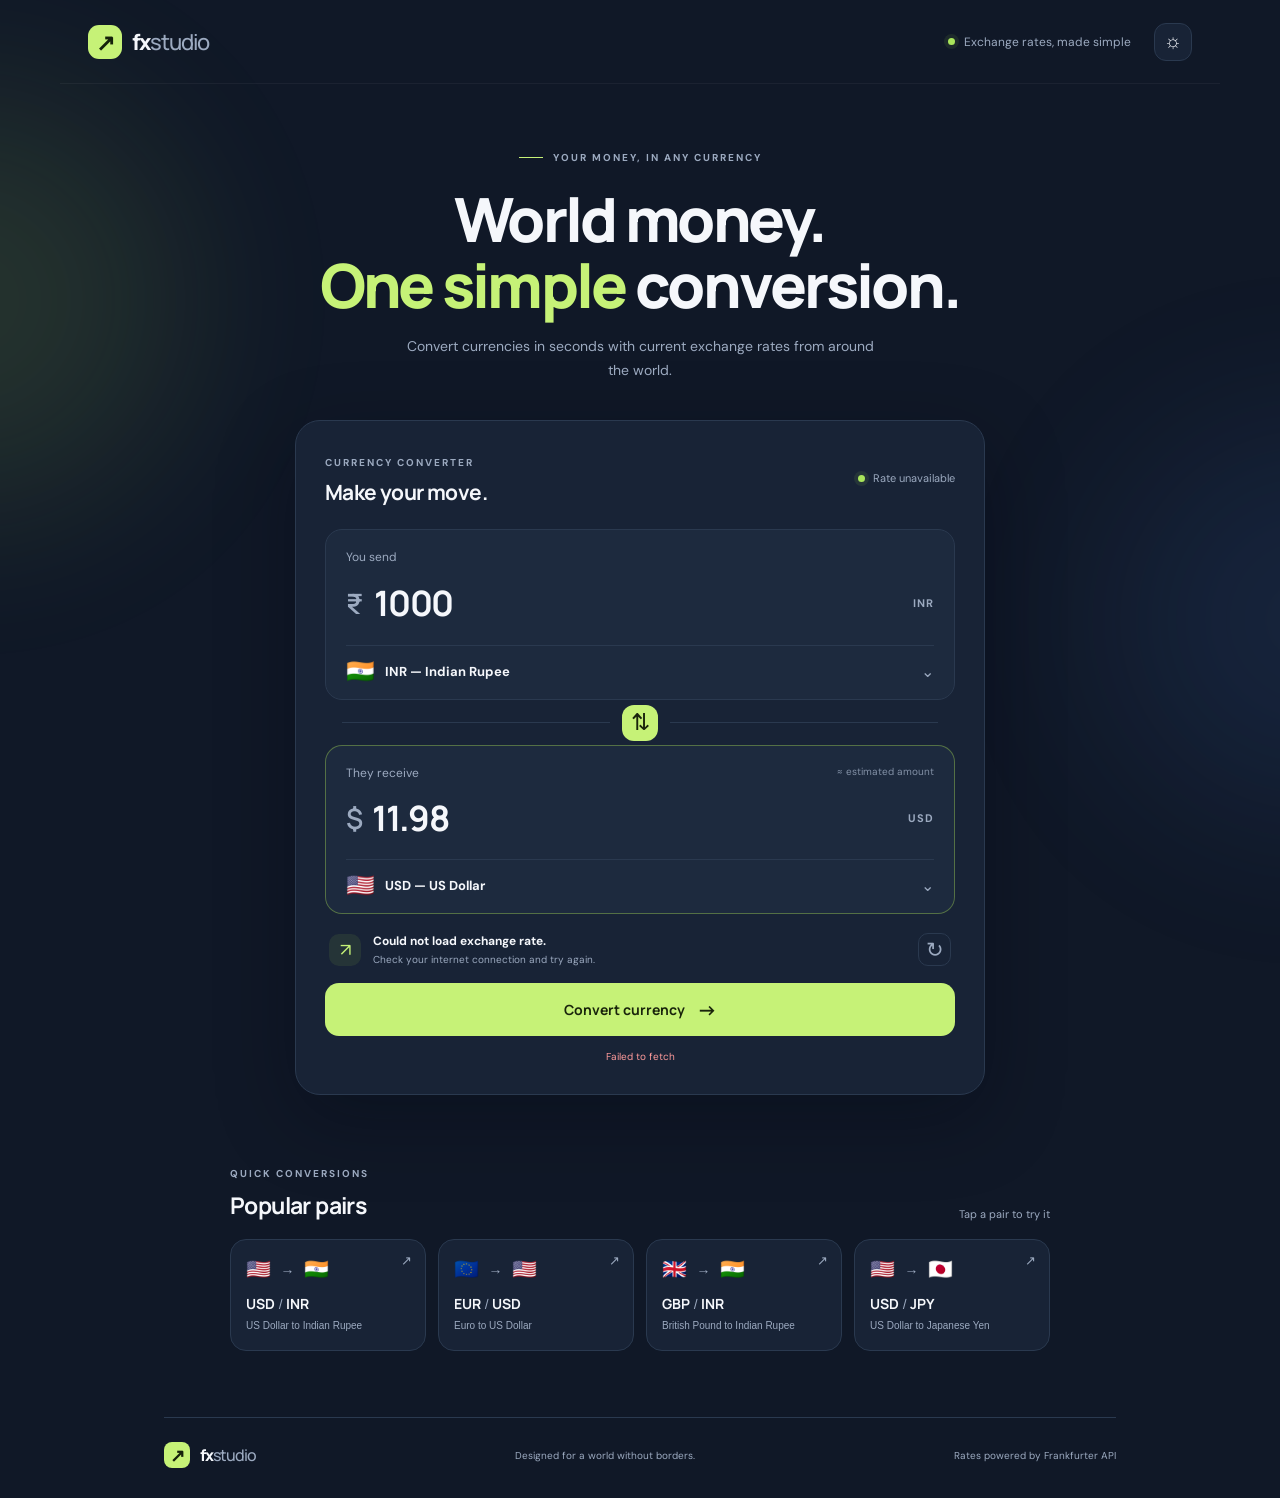
<file: Currency-Converter/index.html>
<!DOCTYPE html>
<html lang="en">
<head>
  <meta charset="UTF-8" />
  <meta name="viewport" content="width=device-width, initial-scale=1.0" />
  <meta name="theme-color" content="#101827" />
  <title>FX Studio — Currency Converter</title>
  <link rel="preconnect" href="https://fonts.googleapis.com">
  <link rel="preconnect" href="https://fonts.gstatic.com" crossorigin>
  <link href="https://fonts.googleapis.com/css2?family=DM+Sans:wght@400;500;600;700&family=Manrope:wght@400;500;600;700;800&display=swap" rel="stylesheet">
  <link rel="stylesheet" href="style.css" />
</head>
<body>
  <div class="ambient ambient-one"></div><div class="ambient ambient-two"></div>
  <header class="topbar">
    <a class="brand" href="#" aria-label="FX Studio home"><span class="brand-mark">↗</span><span>fx<span class="brand-light">studio</span></span></a>
    <div class="top-right"><span class="live-dot"></span><span>Exchange rates, made simple</span><button class="icon-button" id="themeToggle" aria-label="Toggle theme" title="Toggle theme">☼</button></div>
  </header>

  <main class="page">
    <section class="intro">
      <div class="eyebrow"><span class="eyebrow-line"></span> YOUR MONEY, IN ANY CURRENCY</div>
      <h1>World money.<br><span>One simple</span> conversion.</h1>
      <p class="subhead">Convert currencies in seconds with current exchange rates from around the world.</p>
    </section>

    <section class="converter-card" aria-label="Currency converter">
      <div class="card-top"><div><span class="mini-label">CURRENCY CONVERTER</span><h2>Make your move.</h2></div><div class="rate-status"><span class="live-dot"></span><span id="rateStatus">Ready to convert</span></div></div>
      <div class="amount-panel">
        <label for="amount">You send</label>
        <div class="amount-row"><span class="currency-symbol" id="fromSymbol">₹</span><input id="amount" type="number" min="0" step="any" value="1000" inputmode="decimal" aria-label="Amount to convert"><span class="amount-unit" id="fromCodeLabel">INR</span></div>
        <div class="select-row"><span class="flag" id="fromFlag">🇮🇳</span><select id="fromCurrency" aria-label="From currency"></select><span class="chevron">⌄</span></div>
      </div>

      <div class="swap-wrap"><div class="swap-line"></div><button id="swapBtn" class="swap-button" aria-label="Swap currencies" title="Swap currencies">⇅</button><div class="swap-line"></div></div>

      <div class="amount-panel receive-panel">
        <label for="result">They receive <span class="approx">≈ estimated amount</span></label>
        <div class="amount-row"><span class="currency-symbol" id="toSymbol">$</span><output id="result" class="result-number">11.98</output><span class="amount-unit" id="toCodeLabel">USD</span></div>
        <div class="select-row"><span class="flag" id="toFlag">🇺🇸</span><select id="toCurrency" aria-label="To currency"></select><span class="chevron">⌄</span></div>
      </div>

      <div class="rate-info"><span class="rate-icon">↗</span><div><strong id="rateText">1 INR = — USD</strong><small id="updatedText">Fetching the latest available rate…</small></div><button class="refresh-button" id="refreshBtn" title="Refresh exchange rate" aria-label="Refresh exchange rate">↻</button></div>
      <button class="convert-button" id="convertBtn">Convert currency <span>→</span></button>
      <p class="disclaimer" id="message" role="status">Rates are indicative and may differ from rates offered by banks or payment providers.</p>
    </section>

    <section class="quick-section">
      <div class="section-heading"><div><span class="mini-label">QUICK CONVERSIONS</span><h2>Popular pairs</h2></div><span class="section-note">Tap a pair to try it</span></div>
      <div class="quick-grid">
        <button class="quick-card" data-from="USD" data-to="INR"><span class="pair-flags">🇺🇸 <i>→</i> 🇮🇳</span><span class="pair-name">USD <b>/</b> INR</span><span class="pair-desc">US Dollar to Indian Rupee</span><span class="pair-arrow">↗</span></button>
        <button class="quick-card" data-from="EUR" data-to="USD"><span class="pair-flags">🇪🇺 <i>→</i> 🇺🇸</span><span class="pair-name">EUR <b>/</b> USD</span><span class="pair-desc">Euro to US Dollar</span><span class="pair-arrow">↗</span></button>
        <button class="quick-card" data-from="GBP" data-to="INR"><span class="pair-flags">🇬🇧 <i>→</i> 🇮🇳</span><span class="pair-name">GBP <b>/</b> INR</span><span class="pair-desc">British Pound to Indian Rupee</span><span class="pair-arrow">↗</span></button>
        <button class="quick-card" data-from="USD" data-to="JPY"><span class="pair-flags">🇺🇸 <i>→</i> 🇯🇵</span><span class="pair-name">USD <b>/</b> JPY</span><span class="pair-desc">US Dollar to Japanese Yen</span><span class="pair-arrow">↗</span></button>
      </div>
    </section>
    <footer><a class="brand footer-brand" href="#"><span class="brand-mark">↗</span><span>fx<span class="brand-light">studio</span></span></a><span>Designed for a world without borders.</span><span>Rates powered by Frankfurter API</span></footer>
  </main>
  <script src="script.js"></script>
</body>
</html>
</file>
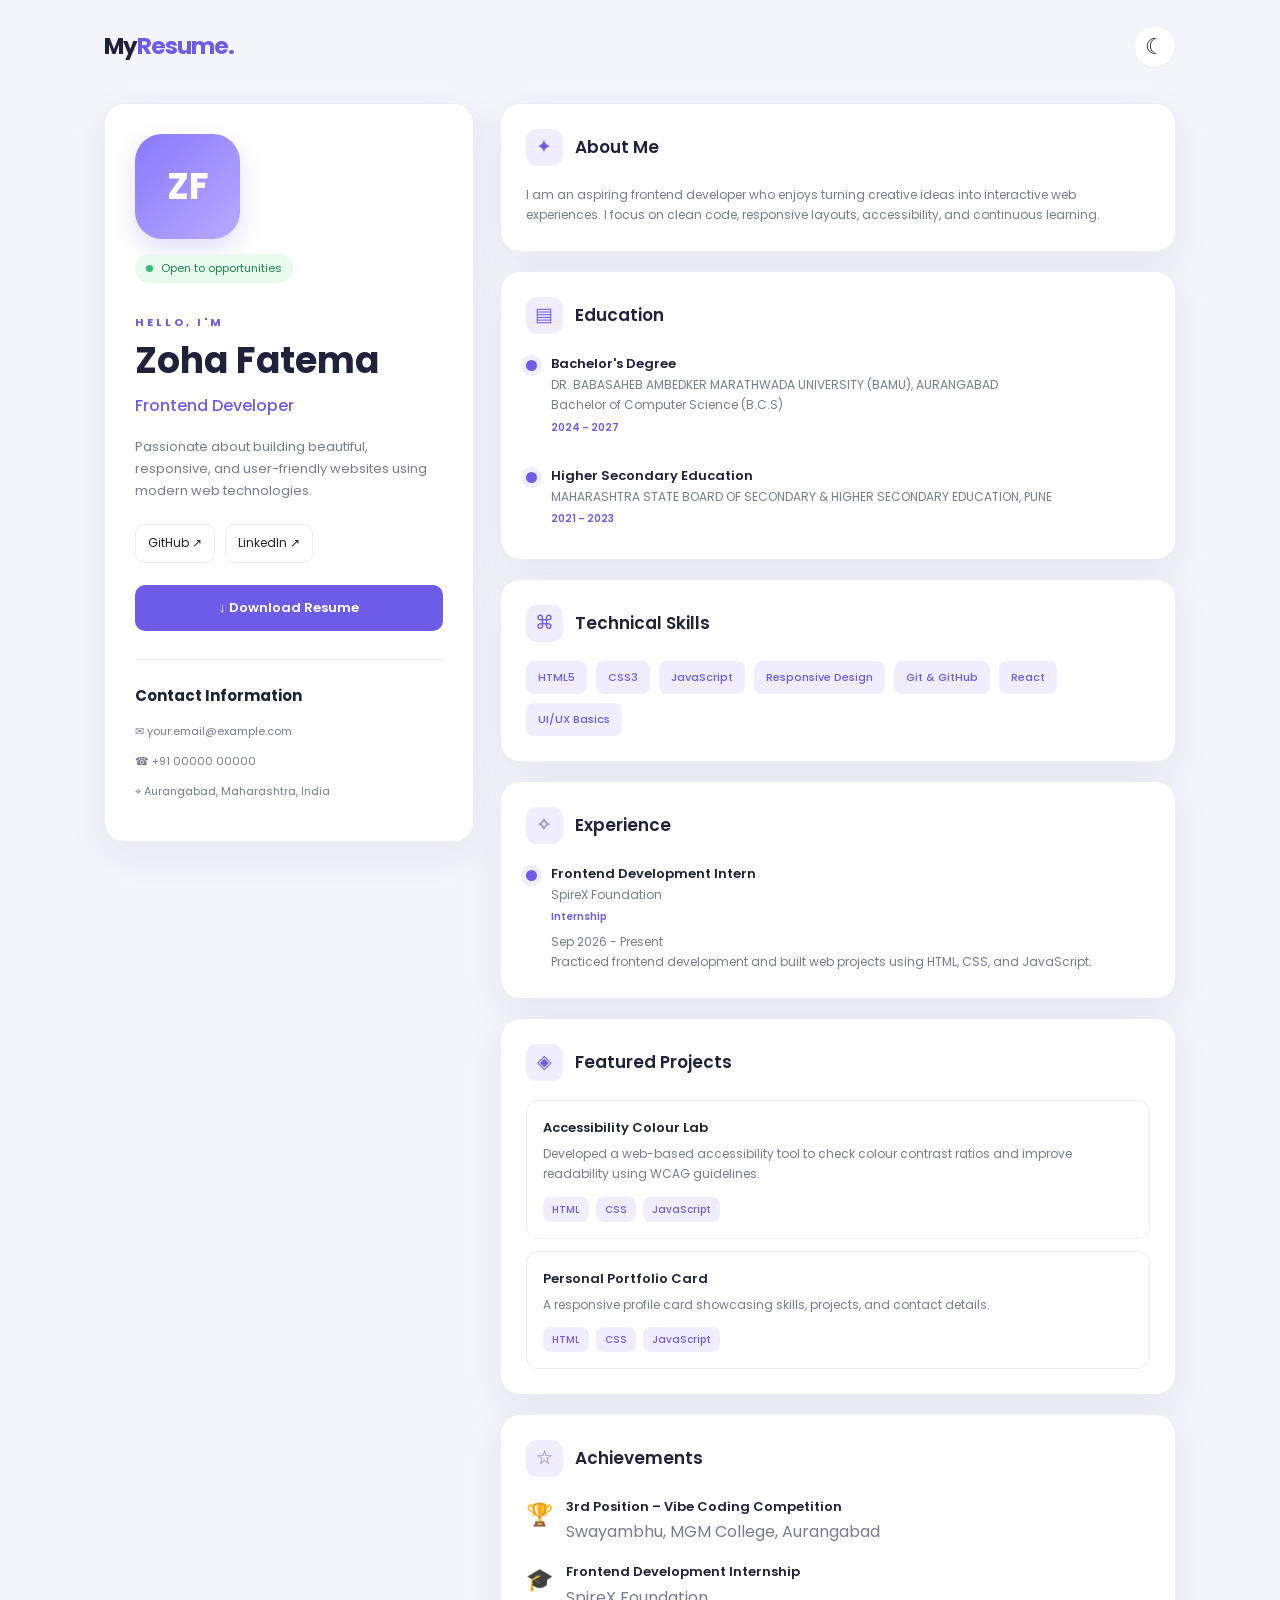
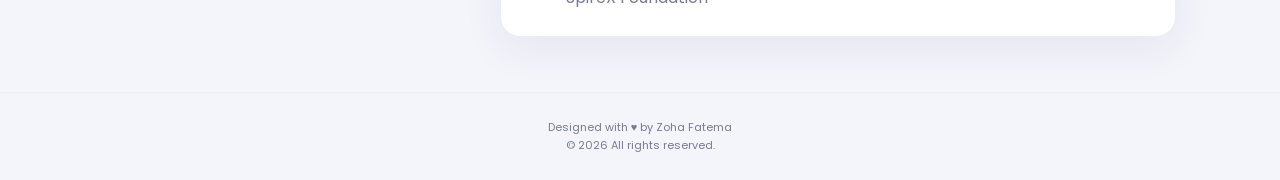
<file: CV-Resume-Card/index.html>
<!DOCTYPE html>
<html lang="en">
<head>
  <meta charset="UTF-8">
  <meta name="viewport" content="width=device-width, initial-scale=1.0">
  <meta name="description" content="My personal CV and resume card">
  <title>My Resume | Frontend Developer</title>
  <link rel="stylesheet" href="style.css">
  <link rel="preconnect" href="https://fonts.googleapis.com">
  <link href="https://fonts.googleapis.com/css2?family=Poppins:wght@300;400;500;600;700&display=swap" rel="stylesheet">
</head>
<body>
  <header class="topbar">
    <a href="#" class="logo">My<span>Resume.</span></a>
    <button id="themeToggle" class="theme-btn" aria-label="Toggle dark mode">☾</button>
  </header>

  <main class="resume-container">
    <section class="profile-card">
      <div class="profile-top">
        <div class="avatar">ZF</div>
        <span class="availability"><span class="dot"></span> Open to opportunities</span>
      </div>

      <p class="eyebrow">HELLO, I'M</p>
      <h1>Zoha Fatema</h1>
      <h2>Frontend Developer</h2>
      <p class="intro">
        Passionate about building beautiful, responsive, and user-friendly
        websites using modern web technologies.
      </p>

      <div class="social-links">
        <a href="https://github.com/" target="_blank" rel="noopener noreferrer">GitHub ↗</a>
        <a href="https://www.linkedin.com/" target="_blank" rel="noopener noreferrer">LinkedIn ↗</a>
      </div>

      <button id="downloadBtn" class="primary-btn">↓ Download Resume</button>

      <div class="contact-box">
        <h3>Contact Information</h3>
        <p>✉ <a href="mailto:your.email@example.com">your.email@example.com</a></p>
        <p>☎ <a href="tel:+910000000000">+91 00000 00000</a></p>
        <p>⌖ Aurangabad, Maharashtra, India</p>
      </div>
    </section>

    <div class="details">
      <section class="section-card">
        <div class="section-heading">
          <span class="section-icon">✦</span>
          <h3>About Me</h3>
        </div>
        <p>
          I am an aspiring frontend developer who enjoys turning creative ideas
          into interactive web experiences. I focus on clean code, responsive
          layouts, accessibility, and continuous learning.
        </p>
      </section>

      <section class="section-card">
        <div class="section-heading">
          <span class="section-icon">▤</span>
          <h3>Education</h3>
        </div>
        <div class="timeline-item">
          <span class="timeline-dot"></span>
          <div>
            <h4>Bachelor's Degree</h4>
            <p class="muted">DR. BABASAHEB AMBEDKER MARATHWADA UNIVERSITY (BAMU), AURANGABAD</p>
            <p> Bachelor of Computer Science (B.C.S) </p>
            <p class="date">2024 – 2027</p>
          </div>
        </div>
        <div class="timeline-item">
          <span class="timeline-dot"></span>
          <div>
            <h4>Higher Secondary Education</h4>
            <p class="muted">MAHARASHTRA STATE BOARD OF SECONDARY & HIGHER SECONDARY EDUCATION, PUNE</p>
            <p class="date">2021 – 2023</p>
          </div>
        </div>
      </section>

      <section class="section-card">
        <div class="section-heading">
          <span class="section-icon">⌘</span>
          <h3>Technical Skills</h3>
        </div>
        <div class="skills">
          <span>HTML5</span>
          <span>CSS3</span>
          <span>JavaScript</span>
          <span>Responsive Design</span>
          <span>Git & GitHub</span>
          <span>React</span>
          <span>UI/UX Basics</span>
        </div>
      </section>

      <section class="section-card">
        <div class="section-heading">
          <span class="section-icon">✧</span>
          <h3>Experience</h3>
        </div>
        <div class="timeline-item">
          <span class="timeline-dot"></span>
          <div>
            <h4>Frontend Development Intern</h4>
            <p class="muted">SpireX Foundation</p>
            <p class="date">Internship</p>
            <P> Sep 2026 - Present </P>
            <p>
              Practiced frontend development and built web projects using
              HTML, CSS, and JavaScript.
            </p>
          </div>
        </div>
      </section>

      <section class="section-card">
        <div class="section-heading">
          <span class="section-icon">◈</span>
          <h3>Featured Projects</h3>
        </div>
        <div class="project">
          <h4>Accessibility Colour Lab</h4>
          <p> Developed a web-based accessibility tool to check colour contrast ratios and improve readability using WCAG guidelines.</p>
          <!-- <p>A tool for checking colour contrast and improving web readability.</p> -->
          <div class="project-tags"><span>HTML</span><span>CSS</span><span>JavaScript</span></div>
        </div>
        <div class="project">
          <h4>Personal Portfolio Card</h4>
          <p>A responsive profile card showcasing skills, projects, and contact details.</p>
          <div class="project-tags"><span>HTML</span><span>CSS</span><span>JavaScript</span></div>
        </div>
      </section>

      <section class="section-card">
        <div class="section-heading">
          <span class="section-icon">☆</span>
          <h3>Achievements</h3>
        </div>
        <div class="achievement">
          <span>🏆</span>
          <div>
            <h4>3rd Position – Vibe Coding Competition</h4>
            <p class="muted">Swayambhu, MGM College, Aurangabad</p>
          </div>
        </div>
        <div class="achievement">
          <span>🎓</span>
          <div>
            <h4>Frontend Development Internship</h4>
            <p class="muted">SpireX Foundation</p>
          </div>
        </div>
      </section>
    </div>
  </main>

  <footer>
    <p>Designed with ♥ by Zoha Fatema</p>
    <p>© <span id="year"></span> All rights reserved.</p>
  </footer>

  <script src="script.js"></script>
</body>
</html>
</file>
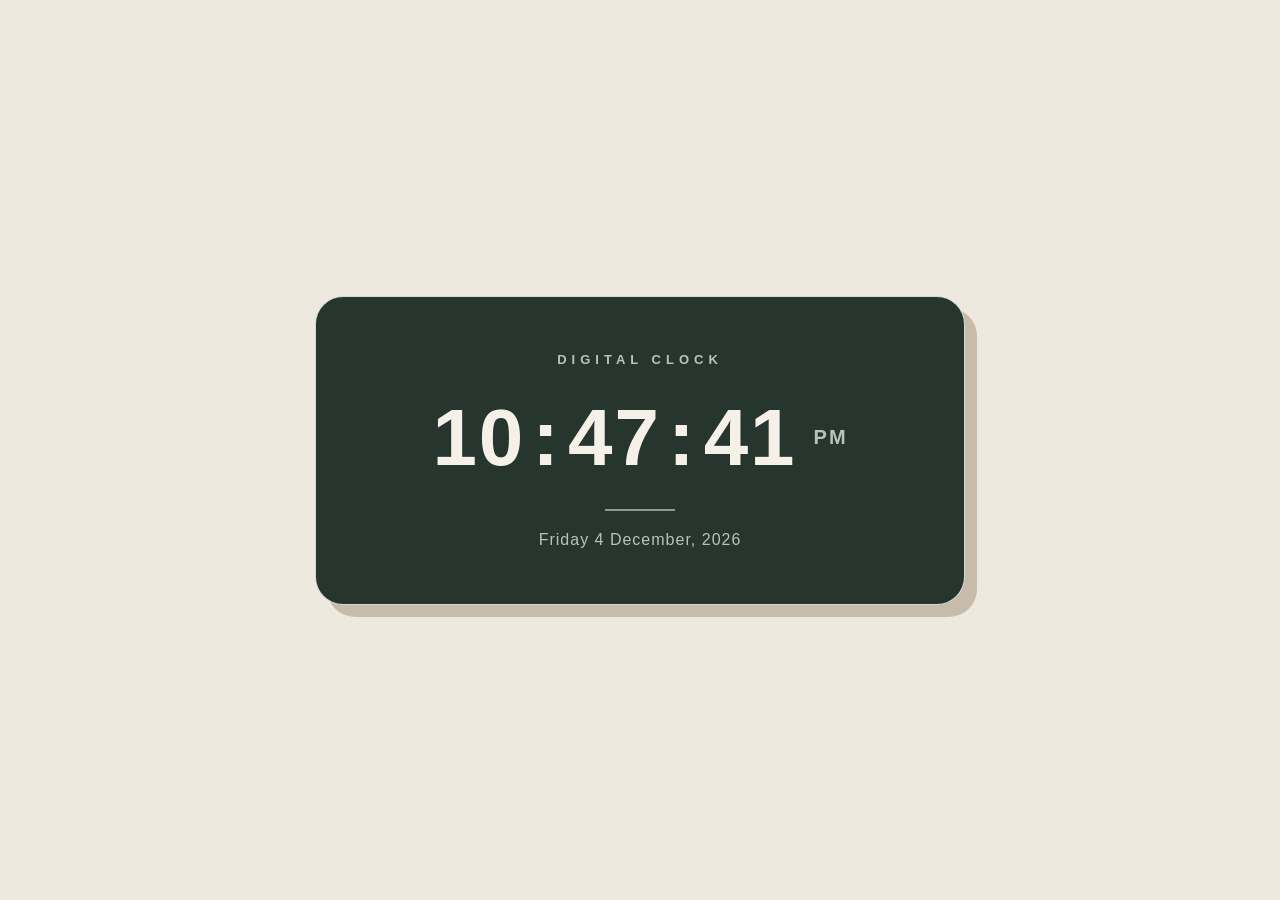
<file: Digital-Clock/index.html>
<!DOCTYPE html>
<html lang="en">
<head>
    <meta charset="UTF-8">
    <meta name="viewport" content="width=device-width, initial-scale=1.0">
    <title>Digital Clock</title>
    <link rel="stylesheet" href="style.css">
</head>

<body>

    <div class="clock-card">

        <p class="title">DIGITAL CLOCK</p>

        <div class="time">
            <span id="hours">00</span>
            <span>:</span>
            <span id="minutes">00</span>
            <span>:</span>
            <span id="seconds">00</span>
            <span id="ampm">AM</span>
        </div>

        <div class="line"></div>

        <p id="date"></p>

    </div>

    <script src="script.js"></script>

</body>
</html>
</file>
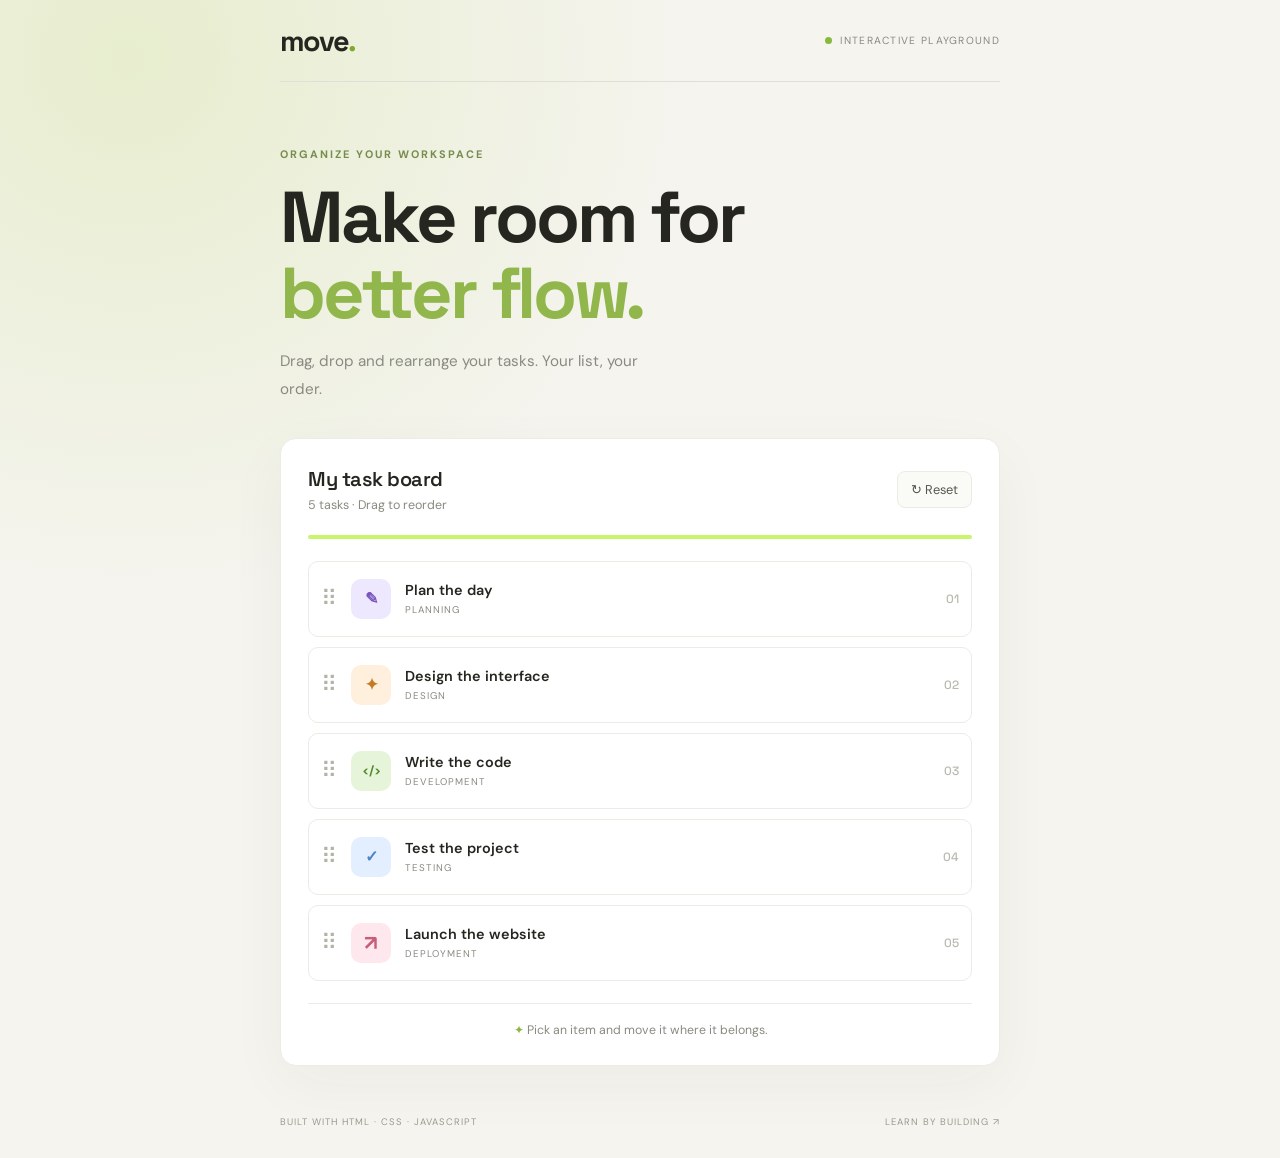
<file: Drag-and-Drop-List/index.html>
<!DOCTYPE html>
<html lang="en">
<head>
  <meta charset="UTF-8">
  <meta name="viewport" content="width=device-width, initial-scale=1.0">
  <title>Drag & Drop List</title>
  <link rel="stylesheet" href="style.css">
  <script src="script.js" defer></script>
</head>
<body>
  <main class="app">
    <header class="header">
      <a class="brand" href="#">move<span>.</span></a>
      <span class="status"><i></i> INTERACTIVE PLAYGROUND</span>
    </header>

    <section class="intro">
      <span class="eyebrow">ORGANIZE YOUR WORKSPACE</span>
      <h1>Make room for<br><span>better flow.</span></h1>
      <p>Drag, drop and rearrange your tasks. Your list, your order.</p>
    </section>

    <section class="list-panel">
      <div class="panel-heading">
        <div>
          <h2>My task board</h2>
          <p id="itemCount">5 tasks · Drag to reorder</p>
        </div>
        <button id="resetBtn" class="reset-btn">↻ Reset</button>
      </div>

      <div class="progress-track">
        <div class="progress-bar" id="progressBar"></div>
      </div>

      <ul id="taskList" class="task-list">
        <li class="task-item" draggable="true" data-id="1">
          <span class="drag-handle" aria-label="Drag handle">⠿</span>
          <span class="task-icon purple">✎</span>
          <div class="task-info"><strong>Plan the day</strong><small>PLANNING</small></div>
          <span class="task-number">01</span>
        </li>
        <li class="task-item" draggable="true" data-id="2">
          <span class="drag-handle" aria-label="Drag handle">⠿</span>
          <span class="task-icon orange">✦</span>
          <div class="task-info"><strong>Design the interface</strong><small>DESIGN</small></div>
          <span class="task-number">02</span>
        </li>
        <li class="task-item" draggable="true" data-id="3">
          <span class="drag-handle" aria-label="Drag handle">⠿</span>
          <span class="task-icon green">&lt;/&gt;</span>
          <div class="task-info"><strong>Write the code</strong><small>DEVELOPMENT</small></div>
          <span class="task-number">03</span>
        </li>
        <li class="task-item" draggable="true" data-id="4">
          <span class="drag-handle" aria-label="Drag handle">⠿</span>
          <span class="task-icon blue">✓</span>
          <div class="task-info"><strong>Test the project</strong><small>TESTING</small></div>
          <span class="task-number">04</span>
        </li>
        <li class="task-item" draggable="true" data-id="5">
          <span class="drag-handle" aria-label="Drag handle">⠿</span>
          <span class="task-icon pink">↗</span>
          <div class="task-info"><strong>Launch the website</strong><small>DEPLOYMENT</small></div>
          <span class="task-number">05</span>
        </li>
      </ul>

      <div class="save-note"><span>✦</span> Pick an item and move it where it belongs.</div>
    </section>

    <footer>
      <span>BUILT WITH HTML · CSS · JAVASCRIPT</span>
      <span>LEARN BY BUILDING ↗</span>
    </footer>
  </main>
</body>
</html>
</file>
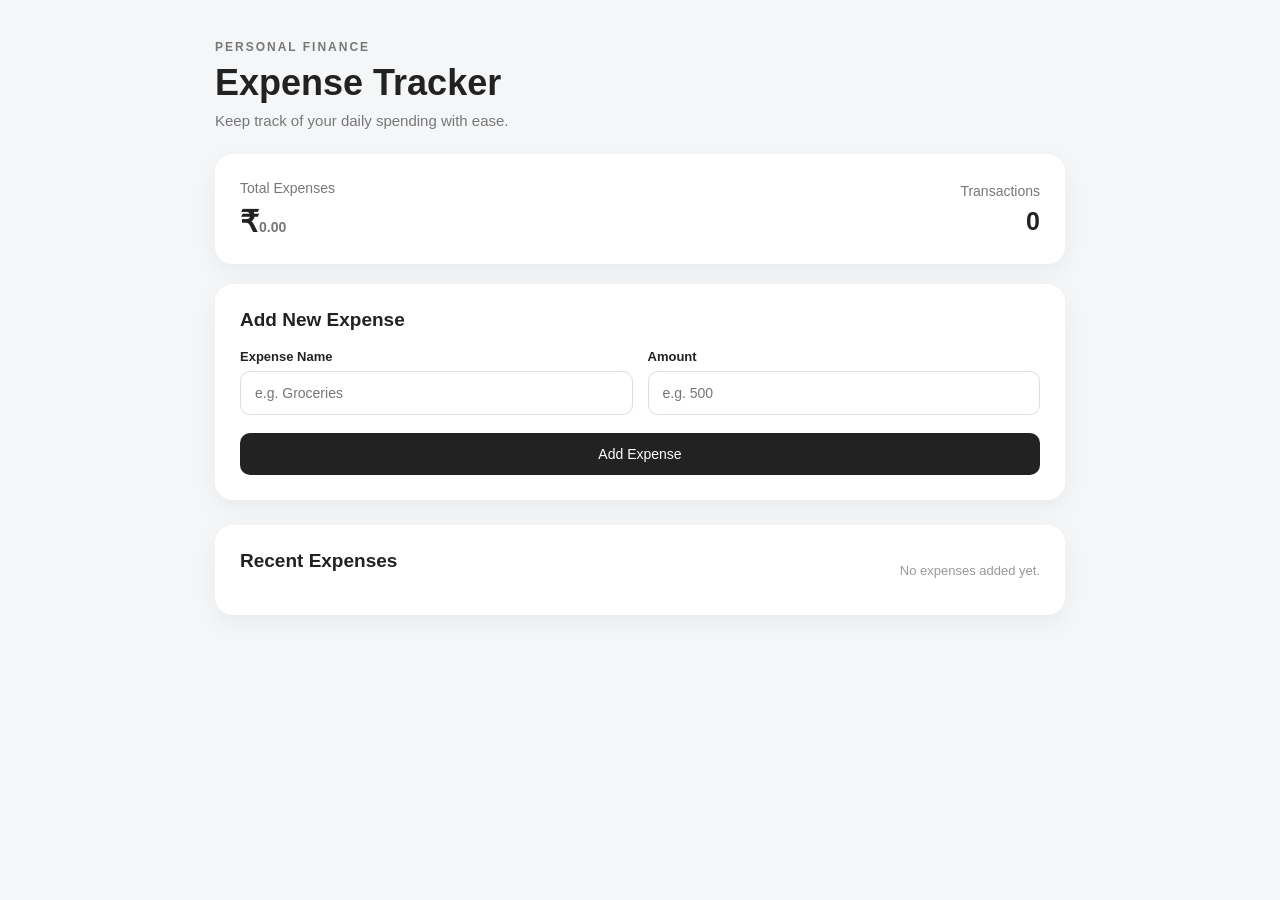
<file: Expense-Tracker/index.html>
<!DOCTYPE html>
<html lang="en">
<head>
    <meta charset="UTF-8">
    <meta name="viewport" content="width=device-width, initial-scale=1.0">
    <title>Expense Tracker</title>
    <link rel="stylesheet" href="style.css">
</head>
<body>

    <div class="container">

        <div class="header">
            <p class="tag">PERSONAL FINANCE</p>
            <h1>Expense Tracker</h1>
            <p class="subtitle">Keep track of your daily spending with ease.</p>
        </div>

        <div class="summary">
            <div>
                <span>Total Expenses</span>
                <h2>₹<span id="totalAmount">0.00</span></h2>
            </div>
            <div class="expense-count">
                <span>Transactions</span>
                <h3 id="expenseCount">0</h3>
            </div>
        </div>

        <div class="expense-form">
            <h2>Add New Expense</h2>

            <div class="form-row">
                <div class="input-group">
                    <label for="expenseName">Expense Name</label>
                    <input type="text" id="expenseName" placeholder="e.g. Groceries">
                </div>

                <div class="input-group">
                    <label for="expenseAmount">Amount</label>
                    <input type="number" id="expenseAmount" placeholder="e.g. 500">
                </div>
            </div>

            <button id="addExpense">Add Expense</button>
        </div>

        <div class="expense-section">
            <div class="section-heading">
                <h2>Recent Expenses</h2>
                <span id="emptyMessage">No expenses added yet.</span>
            </div>

            <div id="expenseList"></div>
        </div>

    </div>

    <script src="script.js"></script>
</body>
</html>
</file>
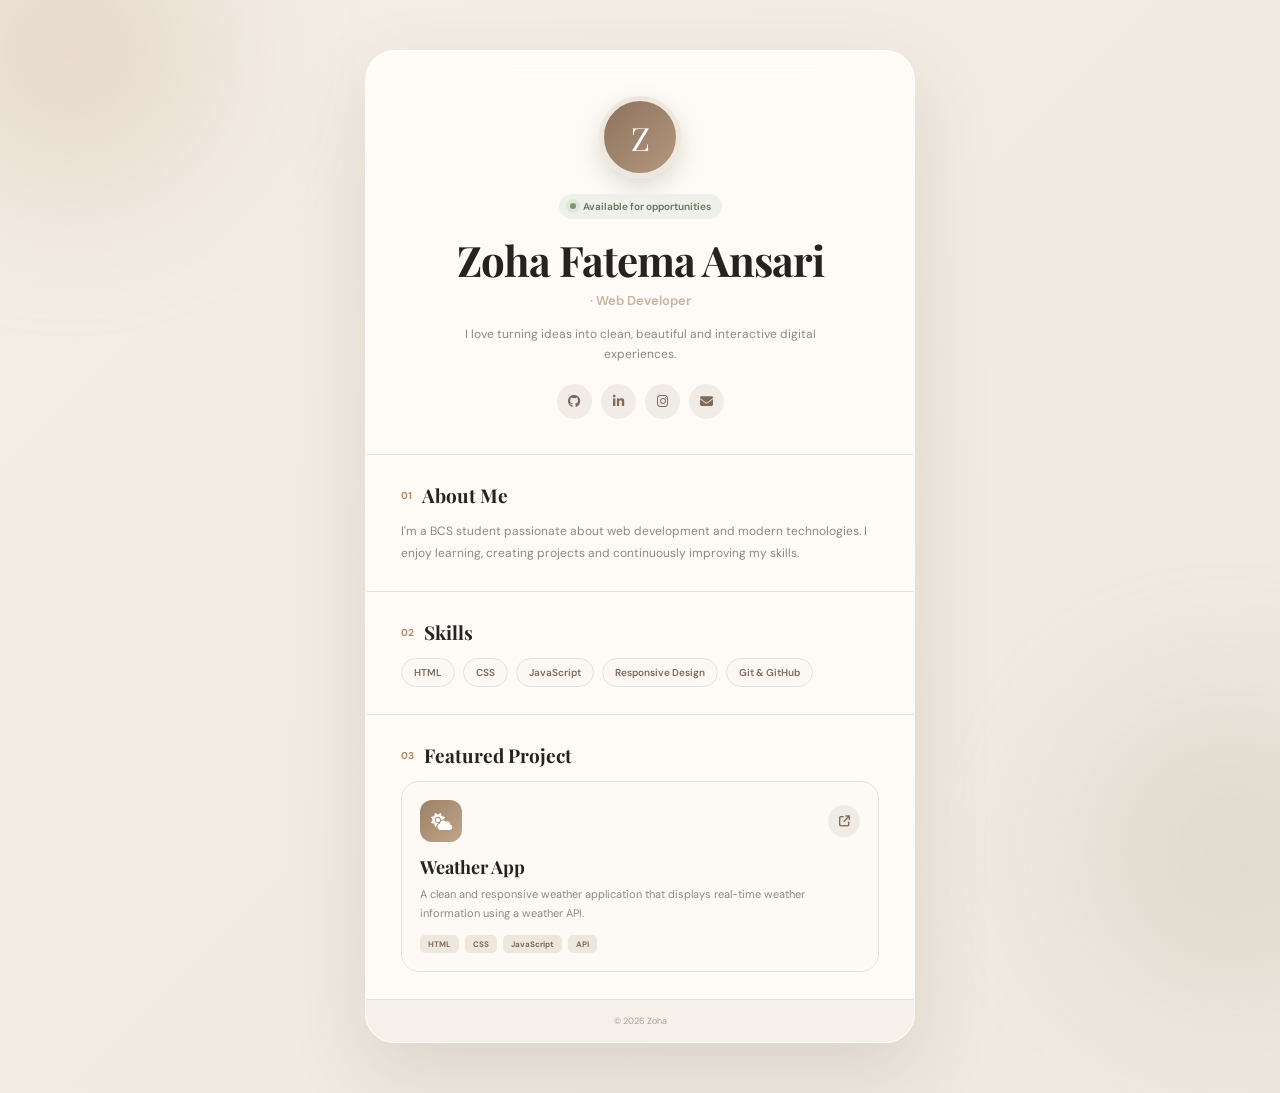
<file: Portfolio-card/index.html>
<!DOCTYPE html>
<html lang="en">
<head>
    <meta charset="UTF-8">
    <meta name="viewport" content="width=device-width, initial-scale=1.0">

    <title>Zoha | Portfolio</title>

    <!-- Google Fonts -->
    <link rel="preconnect" href="https://fonts.googleapis.com">
    <link rel="preconnect" href="https://fonts.gstatic.com" crossorigin>

    <link href="https://fonts.googleapis.com/css2?family=DM+Sans:wght@400;500;600;700&family=Playfair+Display:wght@600;700&display=swap" rel="stylesheet">

    <!-- Font Awesome -->
    <link rel="stylesheet"
          href="https://cdnjs.cloudflare.com/ajax/libs/font-awesome/6.5.2/css/all.min.css">

    <!-- CSS -->
    <link rel="stylesheet" href="style.css">
</head>

<body>

    <!-- Background Decoration -->
    <div class="bg-circle circle-one"></div>
    <div class="bg-circle circle-two"></div>


    <!-- Portfolio Card -->
    <main class="card">

        <!-- Profile Section -->
        <header class="profile">

            <div class="profile-photo">
                Z
            </div>

            <div class="status">
                <span></span>
                Available for opportunities
            </div>

            <h1>Zoha Fatema Ansari</h1>

            <p class="designation">
                <span>· Web Developer</span> 
            </p>

            <p class="intro">
                I love turning ideas into clean, beautiful and
                interactive digital experiences.
            </p>


            <!-- Social Links -->
            <div class="socials">

                <a href="#" aria-label="GitHub">
                    <i class="fa-brands fa-github"></i>
                </a>

                <a href="#" aria-label="LinkedIn">
                    <i class="fa-brands fa-linkedin-in"></i>
                </a>

                <a href="#" aria-label="Instagram">
                    <i class="fa-brands fa-instagram"></i>
                </a>

                <a href="mailto:yourmail@gmail.com" aria-label="Email">
                    <i class="fa-solid fa-envelope"></i>
                </a>

            </div>

        </header>


        <!-- About Me -->
        <section class="section">

            <div class="heading">
                <span>01</span>
                <h2>About Me</h2>
            </div>

            <p class="description">
                I'm a BCS student passionate about web development
                and modern technologies. I enjoy learning, creating
                projects and continuously improving my skills.
            </p>

        </section>


        <!-- Skills -->
        <section class="section">

            <div class="heading">
                <span>02</span>
                <h2>Skills</h2>
            </div>

            <div class="skills">

                <span>HTML</span>
                <span>CSS</span>
                <span>JavaScript</span>
                <span>Responsive Design</span>
                <span>Git & GitHub</span>

            </div>

        </section>


        <!-- Featured Project -->
        <section class="section">

            <div class="heading">
                <span>03</span>
                <h2>Featured Project</h2>
            </div>


            <div class="project">

                <!-- Project Top -->
                <div class="project-top">

                    <div class="project-icon">
                        <i class="fa-solid fa-cloud-sun"></i>
                    </div>

                    <a href="#" class="project-arrow"
                       aria-label="View Weather App">
                        <i class="fa-solid fa-arrow-up-right-from-square"></i>
                    </a>

                </div>


                <!-- Project Details -->
                <h3>Weather App</h3>

                <p>
                    A clean and responsive weather application
                    that displays real-time weather information
                    using a weather API.
                </p>


                <!-- Technologies -->
                <div class="project-tech">

                    <span>HTML</span>
                    <span>CSS</span>
                    <span>JavaScript</span>
                    <span>API</span>

                </div>

            </div>

        </section>


        <!-- Footer -->
        <footer>

            © <span id="year"></span> Zoha

        </footer>

    </main>


    <!-- JavaScript -->
    <script src="script.js"></script>

</body>
</html>
</file>
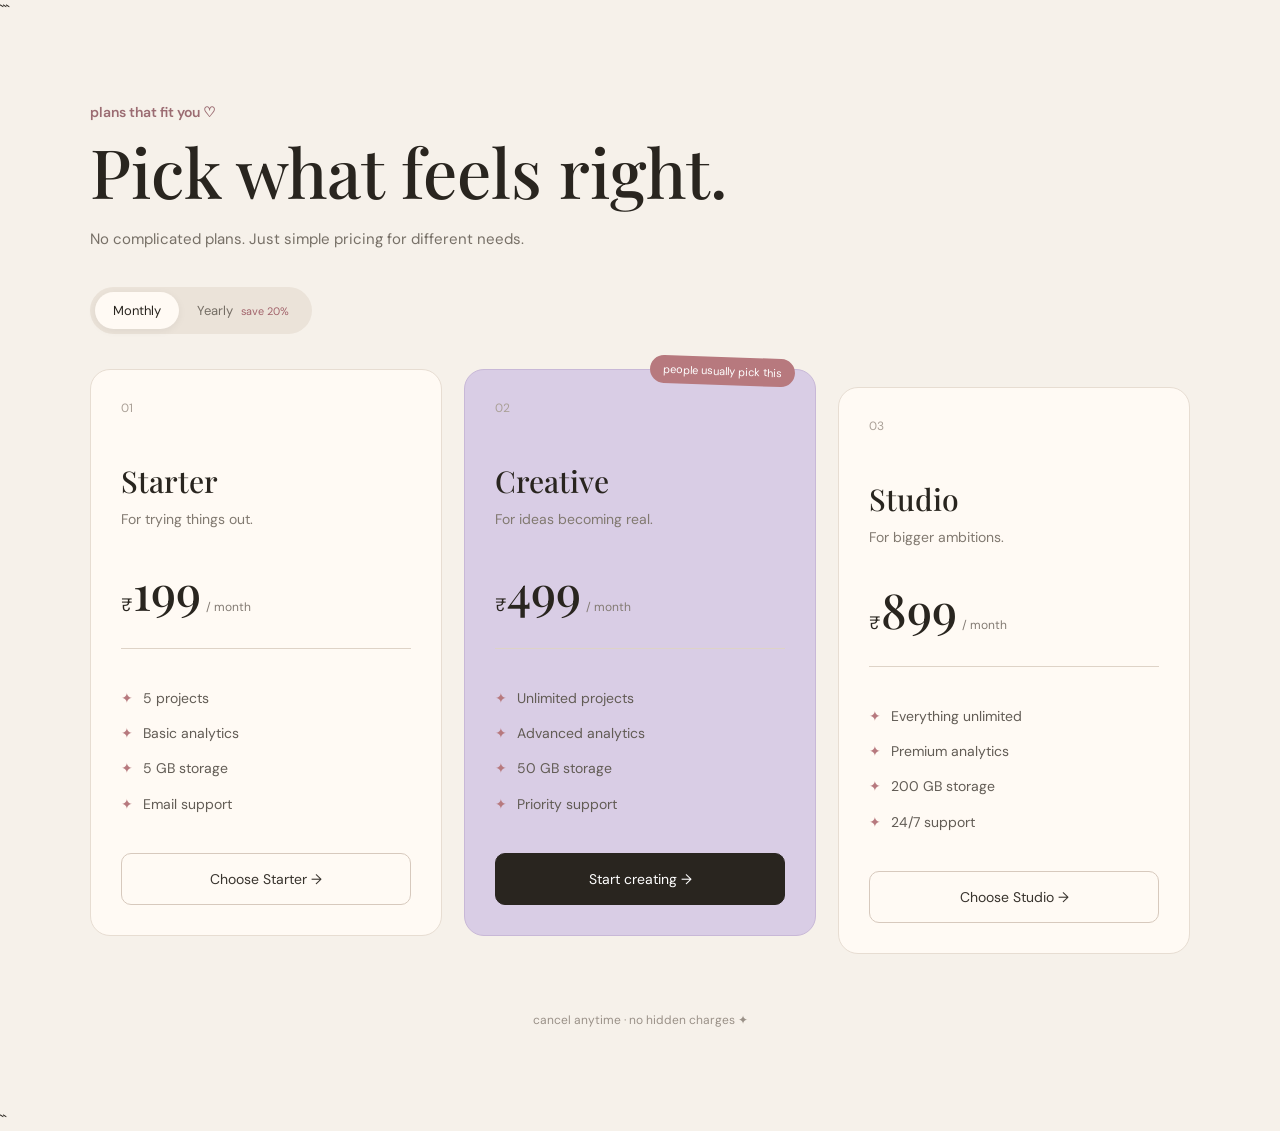
<file: Pricing-Cards-section/index.html>
<!DOCTYPE html>

<html lang="en">
<head>
    <meta charset="UTF-8">
    <meta name="viewport" content="width=device-width, initial-scale=1.0">
    <title>Plans & Pricing</title>
    <link rel="stylesheet" href="style.css">
</head>

<body>

```
<main class="pricing">

    <div class="intro">
        <span>plans that fit you ♡</span>
        <h1>Pick what feels right.</h1>
        <p>No complicated plans. Just simple pricing for different needs.</p>
    </div>

    <div class="billing">
        <button class="active" id="monthly">Monthly</button>
        <button id="yearly">Yearly <small>save 20%</small></button>
    </div>

    <div class="cards">

        <div class="card">
            <p class="number">01</p>
            <h2>Starter</h2>
            <p class="about">For trying things out.</p>

            <div class="price">
                ₹<strong data-monthly="199" data-yearly="159">199</strong>
                <span>/ month</span>
            </div>

            <div class="line"></div>

            <ul>
                <li>5 projects</li>
                <li>Basic analytics</li>
                <li>5 GB storage</li>
                <li>Email support</li>
            </ul>

            <button class="choose" data-plan="Starter">
                Choose Starter →
            </button>
        </div>


        <div class="card featured">
            <div class="label">people usually pick this</div>

            <p class="number">02</p>
            <h2>Creative</h2>
            <p class="about">For ideas becoming real.</p>

            <div class="price">
                ₹<strong data-monthly="499" data-yearly="399">499</strong>
                <span>/ month</span>
            </div>

            <div class="line"></div>

            <ul>
                <li>Unlimited projects</li>
                <li>Advanced analytics</li>
                <li>50 GB storage</li>
                <li>Priority support</li>
            </ul>

            <button class="choose dark" data-plan="Creative">
                Start creating →
            </button>
        </div>


        <div class="card">
            <p class="number">03</p>
            <h2>Studio</h2>
            <p class="about">For bigger ambitions.</p>

            <div class="price">
                ₹<strong data-monthly="899" data-yearly="719">899</strong>
                <span>/ month</span>
            </div>

            <div class="line"></div>

            <ul>
                <li>Everything unlimited</li>
                <li>Premium analytics</li>
                <li>200 GB storage</li>
                <li>24/7 support</li>
            </ul>

            <button class="choose" data-plan="Studio">
                Choose Studio →
            </button>
        </div>

    </div>

    <p class="bottom-note">cancel anytime · no hidden charges ✦</p>

</main>

<script src="script.js"></script>
``

</body>
</html>
</file>
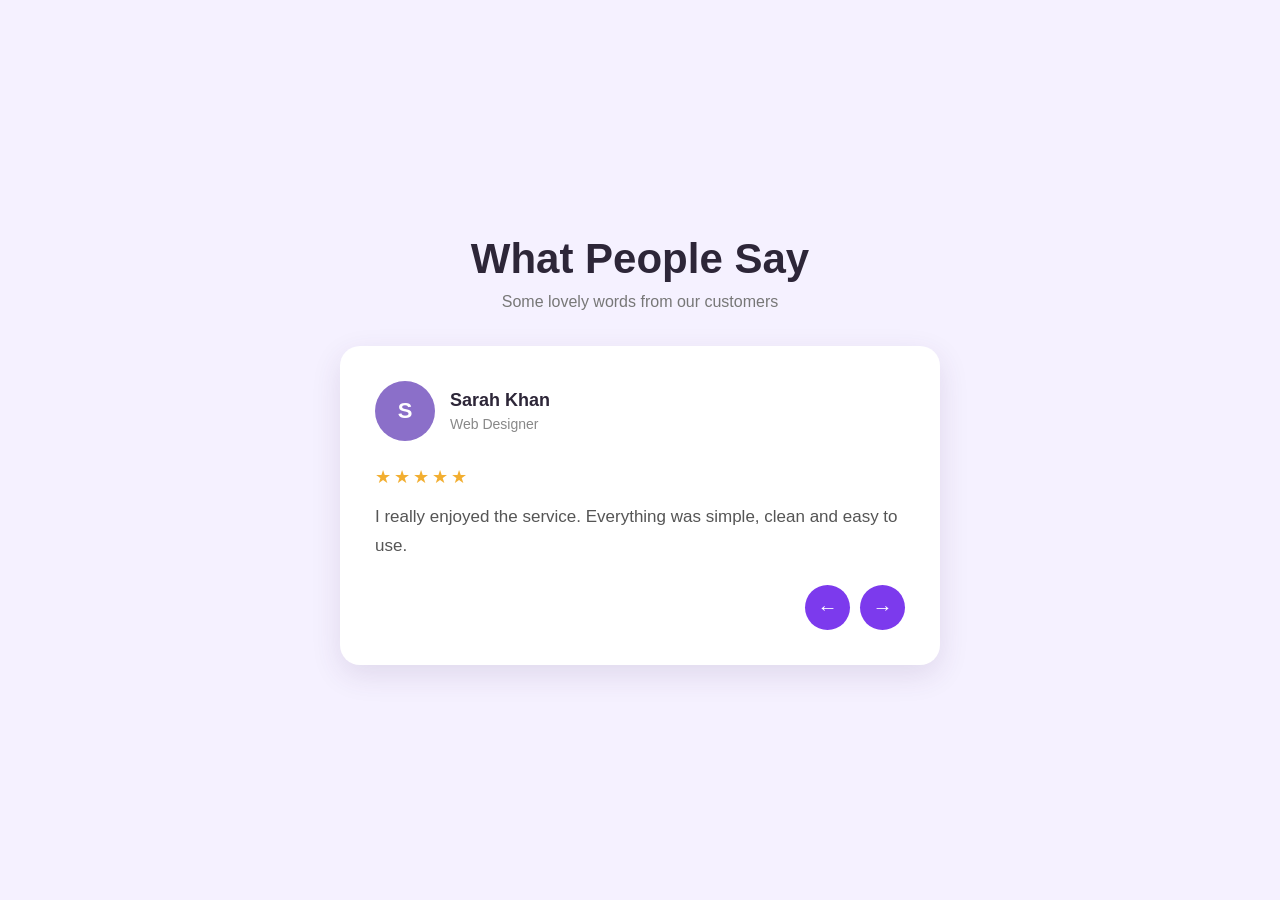
<file: Testimonials-Section/index.html>
<!DOCTYPE html>
<html lang="en">
<head>
    <meta charset="UTF-8">
    <meta name="viewport" content="width=device-width, initial-scale=1.0">
    <title>Testimonials</title>
    <link rel="stylesheet" href="style.css">
</head>
<body>

    <section class="testimonials">

        <h1>What People Say</h1>
        <p class="subtitle">Some lovely words from our customers</p>

        <div class="testimonial-box">

            <div class="profile">
                <div class="avatar">S</div>

                <div>
                    <h3>Sarah Khan</h3>
                    <p>Web Designer</p>
                </div>
            </div>

            <div class="stars">★★★★★</div>

            <p id="review">
                I really enjoyed the service. Everything was simple,
                clean and easy to use.
            </p>

            <div class="buttons">
                <button id="prev">←</button>
                <button id="next">→</button>
            </div>

        </div>

    </section>

    <script src="script.js"></script>
</body>
</html>
</file>
<file: Currency-Converter/style.css>
*{box-sizing:border-box} :root{--bg:#101827;--surface:#182336;--surface2:#1d2a3e;--text:#f5f7fb;--muted:#9caac0;--line:#2a394f;--accent:#c6f277;--accent-dark:#19240b;--shadow:0 24px 80px #02061155} body.light{--bg:#f2f5f8;--surface:#fff;--surface2:#f4f7fa;--text:#142033;--muted:#64748b;--line:#e0e7ef;--accent:#a8dc4e;--accent-dark:#23380a;--shadow:0 24px 80px #23344a16}
html{scroll-behavior:smooth}body{margin:0;background:var(--bg);color:var(--text);font-family:'DM Sans',sans-serif;min-height:100vh;overflow-x:hidden;transition:background .25s,color .25s}.ambient{position:fixed;pointer-events:none;filter:blur(90px);opacity:.12;border-radius:50%;z-index:-1}.ambient-one{width:420px;height:420px;background:#b5ef63;top:90px;left:-240px}.ambient-two{width:400px;height:400px;background:#4579cf;right:-230px;top:420px}.topbar{height:84px;max-width:1160px;padding:0 28px;margin:auto;display:flex;align-items:center;justify-content:space-between;border-bottom:1px solid #ffffff0c}.brand{display:flex;align-items:center;gap:10px;color:var(--text);text-decoration:none;font:800 22px Manrope,sans-serif;letter-spacing:-1px}.brand-mark{width:34px;height:34px;display:grid;place-items:center;border-radius:11px;background:var(--accent);color:#15210a;font-size:23px}.brand-light{font-weight:500;color:var(--muted)}.top-right{display:flex;align-items:center;gap:9px;color:var(--muted);font-size:12px}.live-dot{width:7px;height:7px;border-radius:50%;background:#a9e55b;display:inline-block;box-shadow:0 0 0 4px #a9e55b17}.icon-button{margin-left:14px;border:1px solid var(--line);border-radius:12px;background:var(--surface);color:var(--text);width:38px;height:38px;font-size:20px;cursor:pointer}.page{max-width:1000px;padding:0 24px;margin:0 auto}.intro{text-align:center;padding:67px 0 38px}.eyebrow,.mini-label{font-size:10px;font-weight:700;letter-spacing:2px;color:var(--muted)}.eyebrow{display:flex;justify-content:center;align-items:center;gap:10px}.eyebrow-line{width:24px;height:1px;background:var(--accent)}h1,h2,p{margin-top:0}h1{font:800 clamp(38px,6vw,61px)/1.08 Manrope,sans-serif;letter-spacing:-2.7px;margin:22px 0 17px}h1 span{color:var(--accent)}.subhead{color:var(--muted);font-size:14px;line-height:1.7;max-width:490px;margin:0 auto}.converter-card{max-width:690px;margin:0 auto;background:var(--surface);border:1px solid var(--line);border-radius:25px;padding:29px;box-shadow:var(--shadow)}.card-top{display:flex;align-items:center;justify-content:space-between;margin-bottom:23px}.card-top h2,.section-heading h2{font:700 21px Manrope,sans-serif;letter-spacing:-.6px;margin:7px 0 0}.rate-status{display:flex;align-items:center;gap:8px;color:var(--muted);font-size:11px}.amount-panel{padding:19px 20px 16px;background:var(--surface2);border:1px solid var(--line);border-radius:17px}.amount-panel label{display:block;font-size:12px;color:var(--muted);margin-bottom:13px}.approx{font-size:10px;float:right;opacity:.8}.amount-row{display:flex;align-items:center;gap:9px;min-width:0}.currency-symbol{font:600 28px Manrope,sans-serif;color:var(--muted)}#amount,.result-number{font:700 clamp(27px,4vw,35px) Manrope,sans-serif;letter-spacing:-1.2px;color:var(--text);min-width:0;flex:1;background:transparent;border:0;outline:0;width:100%}#amount::-webkit-inner-spin-button{appearance:none}.amount-unit{font-size:11px;color:var(--muted);font-weight:700;letter-spacing:1px}.select-row{display:flex;align-items:center;gap:10px;margin-top:17px;padding-top:14px;border-top:1px solid var(--line);position:relative}.flag{font-size:23px;line-height:1}.select-row select{appearance:none;background:transparent;border:0;color:var(--text);font:700 13px 'DM Sans',sans-serif;outline:none;cursor:pointer;flex:1;min-width:0}.select-row select option{background:var(--surface);color:var(--text)}.chevron{color:var(--muted);pointer-events:none}.swap-wrap{display:flex;align-items:center;gap:12px;margin:0 17px;height:45px}.swap-line{height:1px;background:var(--line);flex:1}.swap-button{width:36px;height:36px;border-radius:12px;background:var(--accent);color:var(--accent-dark);border:0;font-size:23px;cursor:pointer;transition:transform .2s,filter .2s}.swap-button:hover{transform:rotate(180deg);filter:brightness(1.07)}.receive-panel{border-color:#a8dc4e65}.rate-info{display:flex;align-items:center;gap:12px;padding:19px 4px 17px}.rate-icon{width:32px;height:32px;display:grid;place-items:center;background:#a8dc4e18;border-radius:10px;color:var(--accent);font-size:18px}.rate-info div{display:flex;flex-direction:column;gap:4px;flex:1;min-width:0}.rate-info strong{font-size:12px}.rate-info small{font-size:10px;color:var(--muted)}.refresh-button{width:33px;height:33px;border-radius:10px;border:1px solid var(--line);background:transparent;color:var(--muted);font-size:21px;cursor:pointer}.refresh-button:hover{color:var(--accent)}.convert-button{width:100%;height:53px;border:0;border-radius:14px;background:var(--accent);color:var(--accent-dark);font:700 14px Manrope,sans-serif;cursor:pointer;display:flex;align-items:center;justify-content:center;gap:12px;transition:transform .2s,filter .2s}.convert-button:hover{transform:translateY(-2px);filter:brightness(1.04)}.convert-button span{font-size:20px}.disclaimer{text-align:center;color:var(--muted);font-size:10px;line-height:1.6;margin:13px 5px 0}.quick-section{max-width:820px;margin:66px auto 0}.section-heading{display:flex;justify-content:space-between;align-items:end;margin-bottom:18px}.section-heading h2{font-size:23px}.section-note{font-size:11px;color:var(--muted)}.quick-grid{display:grid;grid-template-columns:repeat(4,1fr);gap:12px}.quick-card{position:relative;text-align:left;padding:17px 15px;border:1px solid var(--line);border-radius:16px;background:var(--surface);color:var(--text);cursor:pointer;transition:transform .2s,border-color .2s}.quick-card:hover{transform:translateY(-3px);border-color:#a8dc4e90}.pair-flags{display:block;font-size:20px;margin-bottom:13px}.pair-flags i{font-style:normal;color:var(--muted);font-size:14px;margin:0 4px}.pair-name{display:block;font:700 14px Manrope,sans-serif;margin-bottom:5px}.pair-name b{color:var(--muted);font-weight:400}.pair-desc{display:block;color:var(--muted);font-size:10px;line-height:1.5;padding-right:7px}.pair-arrow{position:absolute;right:13px;top:13px;color:var(--muted)}footer{display:flex;align-items:center;justify-content:space-between;gap:18px;border-top:1px solid var(--line);margin-top:66px;padding:24px 0 30px;color:var(--muted);font-size:10px}.footer-brand{font-size:16px}.footer-brand .brand-mark{width:26px;height:26px;border-radius:8px;font-size:18px}.loading{opacity:.65}.error{color:#ff9b9b!important}@media(max-width:650px){.topbar{height:68px;padding:0 18px}.top-right>span:not(.live-dot){display:none}.page{padding:0 16px}.intro{padding:51px 0 29px}h1{letter-spacing:-1.8px}.subhead{font-size:13px}.converter-card{padding:19px;border-radius:21px}.card-top{align-items:flex-start;gap:10px}.rate-status{font-size:10px;margin-top:4px}.amount-panel{padding:16px 14px}.amount-row{gap:7px}.currency-symbol{font-size:23px}#amount,.result-number{font-size:28px}.amount-unit{font-size:10px}.quick-section{margin-top:48px}.quick-grid{grid-template-columns:repeat(2,minmax(0,1fr))}.quick-card{padding:15px 13px}.section-note{font-size:10px}footer{flex-wrap:wrap;margin-top:48px}footer>span:nth-child(2){display:none}}@media(max-width:360px){.converter-card{padding:13px}.card-top h2{font-size:18px}.rate-status{max-width:110px}.amount-panel{padding:13px 10px}#amount,.result-number{font-size:24px}.currency-symbol{font-size:20px}.quick-grid{gap:8px}}
</file>
<file: CV-Resume-Card/style.css>
:root {
  --bg: #f4f5fb;
  --card: #ffffff;
  --text: #20213a;
  --muted: #777b91;
  --accent: #6c5ce7;
  --accent-light: #efedff;
  --border: #ececf4;
  --shadow: 0 12px 40px rgba(37, 32, 86, 0.07);
}

* {
  margin: 0;
  padding: 0;
  box-sizing: border-box;
}

body {
  font-family: "Poppins", sans-serif;
  background: var(--bg);
  color: var(--text);
  line-height: 1.7;
  transition: background 0.3s, color 0.3s;
}

a {
  color: inherit;
  text-decoration: none;
}

.topbar {
  max-width: 1120px;
  margin: auto;
  padding: 25px 24px;
  display: flex;
  justify-content: space-between;
  align-items: center;
}

.logo {
  font-size: 23px;
  font-weight: 700;
  letter-spacing: -1px;
}

.logo span {
  color: var(--accent);
}

.theme-btn {
  width: 43px;
  height: 43px;
  border: 1px solid var(--border);
  background: var(--card);
  color: var(--text);
  border-radius: 50%;
  font-size: 22px;
  cursor: pointer;
}

.resume-container {
  max-width: 1120px;
  padding: 10px 24px 55px;
  margin: auto;
  display: grid;
  grid-template-columns: 0.82fr 1.5fr;
  align-items: start;
  gap: 26px;
}

.profile-card,
.section-card {
  background: var(--card);
  border: 1px solid var(--border);
  border-radius: 20px;
  box-shadow: var(--shadow);
}

.profile-card {
  padding: 30px;
  position: sticky;
  top: 20px;
}

.profile-top {
  display: flex;
  flex-direction: column;
  align-items: flex-start;
  gap: 15px;
  margin-bottom: 30px;
}

.avatar {
  width: 105px;
  height: 105px;
  border-radius: 27px;
  background: linear-gradient(135deg, #8879ff, #b9a9ff);
  display: grid;
  place-items: center;
  color: white;
  font-size: 36px;
  font-weight: 700;
  box-shadow: 0 10px 25px #6c5ce733;
}

.availability {
  font-size: 11px;
  padding: 5px 11px;
  border-radius: 30px;
  background: #e8f9ee;
  color: #20814a;
}

.dot {
  display: inline-block;
  width: 7px;
  height: 7px;
  background: #31bd70;
  border-radius: 50%;
  margin-right: 5px;
}

.eyebrow {
  color: var(--accent);
  font-size: 11px;
  font-weight: 700;
  letter-spacing: 3px;
}

.profile-card h1 {
  font-size: clamp(28px, 3vw, 36px);
  line-height: 1.35;
  margin: 6px 0;
}

.profile-card h2 {
  color: var(--accent);
  font-size: 16px;
  font-weight: 500;
  margin-bottom: 17px;
}

.intro {
  color: var(--muted);
  font-size: 13px;
}

.social-links {
  display: flex;
  gap: 10px;
  margin: 22px 0;
}

.social-links a {
  border: 1px solid var(--border);
  border-radius: 9px;
  padding: 8px 12px;
  font-size: 12px;
  transition: 0.25s;
}

.social-links a:hover {
  color: var(--accent);
  border-color: var(--accent);
  transform: translateY(-2px);
}

.primary-btn {
  width: 100%;
  border: none;
  background: var(--accent);
  color: white;
  padding: 13px;
  border-radius: 10px;
  font-family: inherit;
  font-weight: 600;
  font-size: 13px;
  cursor: pointer;
  transition: 0.25s;
}

.primary-btn:hover {
  background: #5545d3;
  transform: translateY(-2px);
}

.contact-box {
  border-top: 1px solid var(--border);
  margin-top: 28px;
  padding-top: 23px;
}

.contact-box h3 {
  font-size: 15px;
  margin-bottom: 14px;
}

.contact-box p {
  font-size: 11px;
  color: var(--muted);
  margin: 11px 0;
  overflow-wrap: anywhere;
}

.contact-box a:hover {
  color: var(--accent);
}

.details {
  display: flex;
  flex-direction: column;
  gap: 19px;
}

.section-card {
  padding: 25px;
}

.section-heading {
  display: flex;
  align-items: center;
  gap: 12px;
  margin-bottom: 19px;
}

.section-heading h3 {
  font-size: 17px;
  font-weight: 600;
}

.section-icon {
  width: 37px;
  height: 37px;
  display: grid;
  place-items: center;
  background: var(--accent-light);
  color: var(--accent);
  border-radius: 11px;
  font-size: 19px;
}

.section-card > p,
.timeline-item p,
.project p {
  color: var(--muted);
  font-size: 12px;
}

.timeline-item {
  display: flex;
  gap: 14px;
  position: relative;
  padding-bottom: 22px;
}

.timeline-item:last-child {
  padding-bottom: 0;
}

.timeline-dot {
  width: 11px;
  height: 11px;
  min-width: 11px;
  margin-top: 7px;
  background: var(--accent);
  border-radius: 50%;
  box-shadow: 0 0 0 5px var(--accent-light);
}

.timeline-item h4,
.project h4,
.achievement h4 {
  font-size: 13px;
  font-weight: 600;
}

.muted {
  color: var(--muted);
}

.date {
  font-size: 10px !important;
  color: var(--accent) !important;
  margin: 3px 0 7px;
  font-weight: 600;
}

.skills {
  display: flex;
  flex-wrap: wrap;
  gap: 9px;
}

.skills span,
.project-tags span {
  padding: 7px 12px;
  border-radius: 8px;
  font-size: 11px;
  color: var(--accent);
  background: var(--accent-light);
  font-weight: 500;
}

.project {
  border: 1px solid var(--border);
  padding: 16px;
  border-radius: 12px;
  margin-top: 12px;
  transition: 0.25s;
}

.project:hover {
  border-color: var(--accent);
  transform: translateY(-3px);
}

.project p {
  margin: 5px 0 12px;
}

.project-tags {
  display: flex;
  flex-wrap: wrap;
  gap: 7px;
}

.project-tags span {
  font-size: 10px;
  padding: 4px 9px;
}

.achievement {
  display: flex;
  gap: 13px;
  align-items: flex-start;
  margin-top: 16px;
}

.achievement > span {
  font-size: 22px;
}

footer {
  text-align: center;
  padding: 25px;
  color: var(--muted);
  font-size: 11px;
  border-top: 1px solid var(--border);
}

body.dark {
  --bg: #141420;
  --card: #1e1e2e;
  --text: #f1f0ff;
  --muted: #aaa9c0;
  --accent: #a397ff;
  --accent-light: #302b4c;
  --border: #343348;
  --shadow: 0 12px 40px rgba(0, 0, 0, 0.12);
}

body.dark .availability {
  background: #1d3b2a;
  color: #8ce5ae;
}

@media (max-width: 760px) {
  .resume-container {
    grid-template-columns: 1fr;
    padding: 5px 16px 35px;
    gap: 20px;
  }

  .profile-card {
    position: static;
    padding: 24px;
  }

  .profile-card h1 {
    font-size: 31px;
  }

  .section-card {
    padding: 21px;
  }

  .topbar {
    padding: 20px 17px;
  }
}

@media print {
  @page {
    size: A4;
    margin: 12mm;
  }

  body {
    background: white !important;
    color: #20213a !important;
    --bg: white;
    --card: white;
    --text: #20213a;
    --muted: #555;
    --accent: #5545d3;
    --accent-light: #efedff;
    --border: #ddd;
    --shadow: none;
    font-size: 10px;
  }

  .topbar,
  .theme-btn,
  .primary-btn,
  footer,
  .social-links {
    display: none !important;
  }

  .resume-container {
    display: grid;
    grid-template-columns: 0.8fr 1.4fr;
    gap: 12px;
    padding: 0;
    max-width: 100%;
  }

  .profile-card,
  .section-card {
    position: static;
    box-shadow: none;
    break-inside: avoid;
    padding: 14px;
  }

  .details {
    gap: 10px;
  }

  .section-card {
    border-radius: 8px;
  }

  .profile-card h1 {
    font-size: 23px;
  }

  .section-heading {
    margin-bottom: 10px;
  }

  a {
    text-decoration: none;
  }
}
</file>
<file: Digital-Clock/style.css>
* {
    margin: 0;
    padding: 0;
    box-sizing: border-box;
}

body {
    min-height: 100vh;
    display: flex;
    justify-content: center;
    align-items: center;
    font-family: Arial, sans-serif;
    background: #f3efe7;
}

.clock-box {
    width: 90%;
    max-width: 500px;
    padding: 45px 25px;
    text-align: center;

    background: #1f2925;
    border-radius: 25px;

    box-shadow: 12px 12px 0 #c8bda9;
}

.small-text {
    color: #b9c7b8;
    font-size: 13px;
    letter-spacing: 4px;
    margin-bottom: 18px;
}

#clock {
    color: #f5f0e8;
    font-size: 58px;
    font-weight: bold;
    letter-spacing: 3px;
}

#date {
    margin-top: 20px;
    color: #b9c7b8;
    font-size: 15px;
}

/* Mobile */
@media (max-width: 500px) {

    #clock {
        font-size: 40px;
    }

    .clock-box {
        padding: 35px 15px;
    }
}* {
    margin: 0;
    padding: 0;
    box-sizing: border-box;
}

body {
    min-height: 100vh;
    display: flex;
    justify-content: center;
    align-items: center;

    font-family: Arial, sans-serif;

    background:
        radial-gradient(circle at top left, #d8e2d5, transparent 35%),
        radial-gradient(circle at bottom right, #d9c9b8, transparent 35%),
        #f5f1ea;
}

.clock-container {
    width: 100%;
    padding: 20px;
}

.clock-card {
    max-width: 650px;
    margin: auto;
    padding: 55px 35px;

    text-align: center;

    background: rgba(255, 255, 255, 0.7);
    border: 1px solid rgba(255, 255, 255, 0.8);
    border-radius: 30px;

    box-shadow: 0 20px 50px rgba(50, 50, 40, 0.12);

    backdrop-filter: blur(10px);
}

.label {
    margin-bottom: 22px;

    color: #69756b;
    font-size: 13px;
    font-weight: bold;
    letter-spacing: 5px;
}

.time {
    display: flex;
    justify-content: center;
    align-items: center;
    gap: 8px;

    color: #26342c;
    font-size: clamp(45px, 9vw, 82px);
    font-weight: 700;
    letter-spacing: 2px;
}

#ampm {
    margin-left: 10px;

    font-size: 20px;
    letter-spacing: 2px;
    color: #69756b;
}

.line {
    width: 80px;
    height: 2px;

    margin: 25px auto 18px;

    background: #a7b2a5;
}

#date {
    color: #69756b;
    font-size: 16px;
    letter-spacing: 1px;
}

/* Mobile */

@media (max-width: 500px) {

    .clock-card {
        padding: 40px 15px;
        border-radius: 22px;
    }

    .time {
        gap: 4px;
    }

    #ampm {
        margin-left: 5px;
        font-size: 15px;
    }

    #date {
        font-size: 14px;
    }
}* {
    margin: 0;
    padding: 0;
    box-sizing: border-box;
}

body {
    min-height: 100vh;

    display: flex;
    justify-content: center;
    align-items: center;

    font-family: Arial, sans-serif;

    background: #eee9df;
}

.clock-card {
    width: 90%;
    max-width: 650px;

    padding: 55px 30px;

    text-align: center;

    background: #26352e;
    border-radius: 28px;

    box-shadow: 12px 12px 0 #c7bba9;
}

.title {
    color: #b8c4b9;

    font-size: 13px;
    font-weight: bold;

    letter-spacing: 5px;

    margin-bottom: 25px;
}

.time {
    display: flex;
    justify-content: center;
    align-items: center;

    gap: 7px;

    color: #f5f1e8;

    font-size: clamp(45px, 9vw, 80px);
    font-weight: bold;
}

#ampm {
    margin-left: 10px;

    font-size: 20px;

    color: #b8c4b9;
}

.line {
    width: 70px;
    height: 2px;

    margin: 25px auto 18px;

    background: #8e9d91;
}

#date {
    color: #b8c4b9;

    font-size: 16px;
}

@media (max-width: 500px) {

    .clock-card {
        padding: 40px 15px;
    }

    .time {
        gap: 3px;
    }

    #ampm {
        margin-left: 5px;
        font-size: 15px;
    }

    #date {
        font-size: 14px;
    }
}
</file>
<file: Drag-and-Drop-List/style.css>
@import url('https://fonts.googleapis.com/css2?family=DM+Sans:wght@400;500;600;700&family=Space+Grotesk:wght@400;500;600;700&display=swap');

:root {
  --bg: #f5f4ef;
  --card: #ffffff;
  --text: #25261f;
  --muted: #898a80;
  --border: #ecebe4;
  --accent: #c9f56a;
}

* {
  box-sizing: border-box;
  margin: 0;
  padding: 0;
}

body {
  min-height: 100vh;
  background:
    radial-gradient(ellipse at 10% 5%, #e7edce 0, transparent 35%),
    var(--bg);
  color: var(--text);
  font-family: 'DM Sans', sans-serif;
}

button { font: inherit; cursor: pointer; }

.app {
  width: min(100% - 36px, 720px);
  margin: 0 auto;
}

.header {
  height: 82px;
  display: flex;
  justify-content: space-between;
  align-items: center;
  border-bottom: 1px solid #dfe0d5;
}

.brand {
  color: var(--text);
  font: 700 1.8rem 'Space Grotesk', sans-serif;
  letter-spacing: -2px;
  text-decoration: none;
}

.brand span { color: #80a92d; }

.status {
  font-size: .65rem;
  letter-spacing: 1.3px;
  color: var(--muted);
  display: flex;
  align-items: center;
  gap: 8px;
}

.status i {
  width: 7px;
  height: 7px;
  border-radius: 50%;
  background: #86b93d;
}

.intro { padding: 60px 0 35px; }

.eyebrow {
  font-size: .68rem;
  font-weight: 700;
  letter-spacing: 2px;
  color: #778c4e;
}

.intro h1 {
  font: 700 clamp(2.8rem, 8vw, 4.5rem)/1.05 'Space Grotesk', sans-serif;
  letter-spacing: -3px;
  margin: 17px 0;
}

.intro h1 span {
  color: #91b64b;
}

.intro p {
  max-width: 400px;
  color: var(--muted);
  font-size: .95rem;
  line-height: 1.8;
}

.list-panel {
  background: var(--card);
  border: 1px solid var(--border);
  border-radius: 16px;
  padding: 27px;
  box-shadow: 0 18px 60px #282a160b;
}

.panel-heading {
  display: flex;
  justify-content: space-between;
  align-items: center;
  gap: 12px;
}

.panel-heading h2 {
  font: 600 1.25rem 'Space Grotesk', sans-serif;
  letter-spacing: -.5px;
}

.panel-heading p {
  color: var(--muted);
  font-size: .78rem;
  margin-top: 5px;
}

.reset-btn {
  padding: 9px 13px;
  border: 1px solid var(--border);
  border-radius: 8px;
  background: #fafaf7;
  color: #55574c;
  font-size: .8rem;
  transition: background .2s;
}

.reset-btn:hover { background: var(--accent); }

.progress-track {
  height: 4px;
  background: #efefe8;
  border-radius: 10px;
  margin: 22px 0;
  overflow: hidden;
}

.progress-bar {
  height: 100%;
  width: 100%;
  background: var(--accent);
  transition: width .3s;
}

.task-list {
  display: flex;
  flex-direction: column;
  gap: 10px;
  list-style: none;
}

.task-item {
  min-height: 76px;
  display: flex;
  align-items: center;
  gap: 14px;
  padding: 12px;
  border: 1px solid var(--border);
  border-radius: 10px;
  background: var(--card);
  cursor: grab;
  user-select: none;
  transition: border-color .2s, background .2s, transform .2s, opacity .2s;
}

.task-item:hover {
  border-color: #c8d7a8;
  background: #fdfef9;
}

.task-item:active { cursor: grabbing; }

.task-item.dragging {
  opacity: .35;
  border: 1px dashed #86a74a;
  background: #f5f9e9;
}

.task-item.drag-over {
  border-color: #8db63e;
  transform: scale(1.015);
}

.drag-handle {
  font-size: 1.4rem;
  color: #b3b4a8;
  cursor: grab;
}

.task-icon {
  width: 40px;
  height: 40px;
  display: grid;
  place-items: center;
  flex-shrink: 0;
  border-radius: 10px;
  font-weight: 700;
}

.purple { background: #eee8ff; color: #7954bd; }
.orange { background: #fff0dd; color: #c47b26; }
.green { background: #e6f5d9; color: #528a2e; font-size: .78rem; }
.blue { background: #e3efff; color: #4e83c7; }
.pink { background: #ffe8ed; color: #c75d79; font-size: 1.3rem; }

.task-info {
  display: flex;
  flex-direction: column;
  gap: 4px;
  min-width: 0;
  flex: 1;
}

.task-info strong {
  font-size: .9rem;
  font-weight: 600;
}

.task-info small {
  color: var(--muted);
  font-size: .61rem;
  letter-spacing: 1px;
}

.task-number {
  color: #b8b9af;
  font: 500 .75rem 'Space Grotesk', sans-serif;
}

.save-note {
  margin-top: 22px;
  padding-top: 18px;
  border-top: 1px solid var(--border);
  color: var(--muted);
  font-size: .77rem;
  text-align: center;
}

.save-note span { color: #8cb73f; }

footer {
  display: flex;
  justify-content: space-between;
  gap: 12px;
  padding: 30px 0;
  margin-top: 20px;
  color: #999a8e;
  font-size: .59rem;
  letter-spacing: 1px;
}

button:focus-visible, .task-item:focus-visible {
  outline: 3px solid #90b943;
  outline-offset: 3px;
}

@media (max-width: 520px) {
  .app { width: min(100% - 24px, 720px); }
  .header { height: 68px; }
  .status { font-size: .52rem; letter-spacing: .7px; }
  .intro { padding-top: 44px; }
  .intro h1 { letter-spacing: -2px; }
  .list-panel { padding: 17px 12px; }
  .task-item { gap: 9px; padding: 10px 8px; }
  .task-icon { width: 35px; height: 35px; }
  .task-info strong { font-size: .79rem; }
  .task-number { font-size: .65rem; }
  footer { flex-direction: column; }
}

@media (prefers-reduced-motion: reduce) {
  *, *::before, *::after { transition: none !important; }
}
</file>
<file: Expense-Tracker/style.css>
* {
    margin: 0;
    padding: 0;
    box-sizing: border-box;
}

body {
    font-family: Arial, sans-serif;
    background: #f4f6f8;
    color: #222;
    min-height: 100vh;
    padding: 40px 20px;
}

.container {
    width: 100%;
    max-width: 850px;
    margin: auto;
}

/* Header */

.header {
    margin-bottom: 25px;
}

.tag {
    font-size: 12px;
    font-weight: bold;
    letter-spacing: 2px;
    color: #777;
    margin-bottom: 8px;
}

.header h1 {
    font-size: 36px;
    margin-bottom: 8px;
}

.subtitle {
    color: #777;
    font-size: 15px;
}

/* Summary */

.summary {
    background: #ffffff;
    border-radius: 18px;
    padding: 25px;
    display: flex;
    justify-content: space-between;
    align-items: center;
    margin-bottom: 20px;
    box-shadow: 0 8px 25px rgba(0, 0, 0, 0.05);
}

.summary span {
    color: #777;
    font-size: 14px;
}

.summary h2 {
    margin-top: 7px;
    font-size: 30px;
}

.expense-count {
    text-align: right;
}

.expense-count h3 {
    margin-top: 7px;
    font-size: 25px;
}

/* Form */

.expense-form {
    background: #ffffff;
    border-radius: 18px;
    padding: 25px;
    margin-bottom: 25px;
    box-shadow: 0 8px 25px rgba(0, 0, 0, 0.05);
}

.expense-form h2,
.expense-section h2 {
    font-size: 19px;
    margin-bottom: 18px;
}

.form-row {
    display: flex;
    gap: 15px;
}

.input-group {
    flex: 1;
}

.input-group label {
    display: block;
    font-size: 13px;
    font-weight: bold;
    margin-bottom: 7px;
}

.input-group input {
    width: 100%;
    padding: 13px 14px;
    border: 1px solid #ddd;
    border-radius: 10px;
    outline: none;
    font-size: 14px;
}

.input-group input:focus {
    border-color: #888;
}

button {
    width: 100%;
    margin-top: 18px;
    padding: 13px;
    border: none;
    border-radius: 10px;
    background: #222;
    color: white;
    font-size: 14px;
    cursor: pointer;
}

button:hover {
    background: #444;
}

/* Expense List */

.expense-section {
    background: #ffffff;
    border-radius: 18px;
    padding: 25px;
    box-shadow: 0 8px 25px rgba(0, 0, 0, 0.05);
}

.section-heading {
    display: flex;
    justify-content: space-between;
    align-items: center;
}

.section-heading span {
    color: #999;
    font-size: 13px;
}

.expense-item {
    display: flex;
    justify-content: space-between;
    align-items: center;
    padding: 15px 0;
    border-top: 1px solid #eee;
}

.expense-info h3 {
    font-size: 15px;
    margin-bottom: 5px;
}

.expense-info p {
    color: #999;
    font-size: 12px;
}

.expense-right {
    display: flex;
    align-items: center;
    gap: 15px;
}

.expense-amount {
    font-weight: bold;
    font-size: 15px;
}

.delete-btn {
    width: auto;
    margin: 0;
    padding: 7px 11px;
    background: #f1f1f1;
    color: #555;
    font-size: 12px;
}

.delete-btn:hover {
    background: #ddd;
}

/* Responsive */

@media (max-width: 600px) {

    body {
        padding: 25px 15px;
    }

    .header h1 {
        font-size: 30px;
    }

    .form-row {
        flex-direction: column;
    }

    .summary {
        padding: 20px;
    }

    .expense-item {
        align-items: flex-start;
    }

    .expense-right {
        gap: 8px;
    }
}
</file>
<file: Portfolio-card/style.css>
* {
    margin: 0;
    padding: 0;
    box-sizing: border-box;
}

:root {
    --cream: #f8f5ef;
    --white: #fffdf9;
    --dark: #25221f;
    --brown: #806b5a;
    --muted: #8e8780;
    --accent: #b28b68;
    --line: #e8e1d8;
}

body {
    min-height: 100vh;

    display: flex;
    justify-content: center;
    align-items: center;

    padding: 50px 20px;

    font-family: "DM Sans", sans-serif;

    color: var(--dark);

    background:
        linear-gradient(
            135deg,
            #f4eee6,
            #eee8df
        );

    overflow-x: hidden;
}


/* Background decoration */

.bg-circle {
    position: fixed;

    width: 300px;
    height: 300px;

    border-radius: 50%;

    filter: blur(70px);

    opacity: 0.45;

    z-index: -1;
}

.circle-one {
    background: #d9c5ae;

    top: -100px;
    left: -80px;
}

.circle-two {
    background: #cfc8b9;

    right: -100px;
    bottom: -100px;
}


/* Main Card */

.card {
    width: 100%;
    max-width: 550px;

    background: rgba(255, 253, 249, 0.9);

    border: 1px solid rgba(255,255,255,0.8);

    border-radius: 30px;

    overflow: hidden;

    box-shadow:
        0 30px 80px rgba(80, 65, 50, 0.13);

    backdrop-filter: blur(15px);

    animation: appear 0.8s ease;
}


/* Profile */

.profile {
    padding: 45px 35px 35px;

    text-align: center;

    border-bottom: 1px solid var(--line);
}


/* Profile Photo */

.profile-photo {
    width: 82px;
    height: 82px;

    margin: 0 auto 15px;

    display: flex;
    align-items: center;
    justify-content: center;

    border-radius: 50%;

    color: white;

    font-family: "Playfair Display", serif;

    font-size: 32px;

    background:
        linear-gradient(
            135deg,
            #8c735f,
            #b4977d
        );

    border: 5px solid #eee7dd;

    box-shadow:
        0 10px 25px rgba(100, 80, 60, 0.2);
}


/* Status */

.status {
    display: inline-flex;

    align-items: center;

    gap: 7px;

    padding: 6px 11px;

    margin-bottom: 13px;

    border-radius: 20px;

    color: #68755d;

    background: #edf1e9;

    font-size: 10px;

    font-weight: 600;
}

.status span {
    width: 6px;
    height: 6px;

    border-radius: 50%;

    background: #7b9b69;

    box-shadow: 0 0 0 4px rgba(123,155,105,0.12);
}


/* Name */

.profile h1 {
    font-family: "Playfair Display", serif;

    font-size: 42px;

    letter-spacing: -1px;

    margin-bottom: 4px;
}


.designation {
    color: var(--brown);

    font-size: 13px;

    font-weight: 600;
}


.designation span {
    color: #c5b4a2;

    margin: 0 5px;
}


.intro {
    max-width: 390px;

    margin: 15px auto 20px;

    color: var(--muted);

    font-size: 12px;

    line-height: 1.7;
}


/* Socials */

.socials {
    display: flex;

    justify-content: center;

    gap: 9px;
}


.socials a {
    width: 35px;
    height: 35px;

    display: flex;
    align-items: center;
    justify-content: center;

    border-radius: 50%;

    color: var(--brown);

    background: #f1ece5;

    text-decoration: none;

    font-size: 13px;

    transition: 0.3s ease;
}


.socials a:hover {
    color: white;

    background: var(--brown);

    transform: translateY(-3px);
}


/* Sections */

.section {
    padding: 27px 35px;

    border-bottom: 1px solid var(--line);
}


.heading {
    display: flex;

    align-items: center;

    gap: 10px;

    margin-bottom: 13px;
}


.heading span {
    color: var(--accent);

    font-size: 10px;

    font-weight: 700;
}


.heading h2 {
    font-family: "Playfair Display", serif;

    font-size: 19px;
}


.description {
    color: var(--muted);

    font-size: 12px;

    line-height: 1.8;
}


/* Skills */

.skills {
    display: flex;

    flex-wrap: wrap;

    gap: 8px;
}


.skills span {
    padding: 7px 12px;

    border: 1px solid var(--line);

    border-radius: 20px;

    color: var(--brown);

    background: #fbf8f3;

    font-size: 10px;

    font-weight: 600;

    transition: 0.3s ease;
}


.skills span:hover {
    color: white;

    background: var(--brown);

    border-color: var(--brown);

    transform: translateY(-2px);
}


/* Project */

.project {
    padding: 18px;

    border: 1px solid var(--line);

    border-radius: 18px;

    background: #fdfaf6;

    transition: 0.3s ease;
}


.project:hover {
    transform: translateY(-4px);

    box-shadow:
        0 15px 30px rgba(100, 80, 60, 0.08);
}


.project-top {
    display: flex;

    justify-content: space-between;

    align-items: center;

    margin-bottom: 13px;
}


.project-icon {
    width: 42px;
    height: 42px;

    display: flex;
    align-items: center;
    justify-content: center;

    border-radius: 12px;

    color: white;

    background:
        linear-gradient(
            135deg,
            #9b8067,
            #c2a689
        );

    font-size: 17px;
}


.project-arrow {
    width: 32px;
    height: 32px;

    display: flex;
    align-items: center;
    justify-content: center;

    border-radius: 50%;

    color: var(--brown);

    background: #f0ebe3;

    text-decoration: none;

    font-size: 11px;

    transition: 0.3s ease;
}


.project-arrow:hover {
    color: white;

    background: var(--brown);
}


.project h3 {
    font-family: "Playfair Display", serif;

    font-size: 18px;

    margin-bottom: 6px;
}


.project p {
    color: var(--muted);

    font-size: 11px;

    line-height: 1.7;

    margin-bottom: 12px;
}


/* Project Technologies */

.project-tech {
    display: flex;

    flex-wrap: wrap;

    gap: 6px;
}


.project-tech span {
    padding: 4px 8px;

    border-radius: 5px;

    color: #806b5a;

    background: #eee7dd;

    font-size: 8px;

    font-weight: 700;
}


/* Contact */

.contact {
    padding: 35px;

    text-align: center;
}


.contact > p {
    color: var(--muted);

    font-size: 11px;

    margin-bottom: 5px;
}


.contact h2 {
    font-family: "Playfair Display", serif;

    font-size: 23px;

    margin-bottom: 18px;
}


.contact h2 i {
    color: var(--accent);
}


.contact-btn {
    display: inline-flex;

    align-items: center;

    gap: 10px;

    padding: 11px 19px;

    border-radius: 10px;

    color: white;

    background: var(--dark);

    text-decoration: none;

    font-size: 11px;

    font-weight: 600;

    transition: 0.3s ease;
}


.contact-btn:hover {
    background: var(--brown);

    transform: translateY(-3px);

    box-shadow:
        0 10px 20px rgba(70,55,40,0.15);
}


/* Footer */

footer {
    padding: 15px;

    text-align: center;

    color: #aaa198;

    background: #f5f0e9;

    font-size: 9px;
}


/* Animation */

@keyframes appear {

    from {
        opacity: 0;

        transform:
            translateY(25px)
            scale(0.97);
    }

    to {
        opacity: 1;

        transform:
            translateY(0)
            scale(1);
    }
}


/* Responsive */

@media (max-width: 600px) {

    body {
        padding: 20px 12px;
    }

    .card {
        border-radius: 23px;
    }

    .profile {
        padding: 35px 22px 28px;
    }

    .profile h1 {
        font-size: 36px;
    }

    .section {
        padding: 23px 22px;
    }

    .contact {
        padding: 28px 22px;
    }
}
</file>
<file: Pricing-Cards-section/style.css>
@import url('https://fonts.googleapis.com/css2?family=DM+Sans:wght@400;500;600&family=Playfair+Display:wght@500;600&display=swap');

/* ===== RESET ===== */
* {
    margin: 0;
    padding: 0;
    box-sizing: border-box;
}

body {
    background: #f6f1ea;
    color: #29251f;
    font-family: "DM Sans", sans-serif;
}

/* ===== MAIN PRICING SECTION ===== */
.pricing {
    max-width: 1150px;
    margin: 0 auto;
    padding: 80px 25px;
}

/* ===== HEADING ===== */
.intro {
    max-width: 650px;
    margin-bottom: 35px;
}

.intro span {
    color: #9b6c72;
    font-size: 14px;
    font-weight: 600;
}

.intro h1 {
    font-family: "Playfair Display", serif;
    font-size: clamp(42px, 6vw, 68px);
    font-weight: 500;
    line-height: 1.1;
    margin: 12px 0 18px;
}

.intro p {
    color: #777067;
    font-size: 15px;
    line-height: 1.7;
}

/* ===== BILLING TOGGLE ===== */
.billing {
    display: flex;
    width: fit-content;
    padding: 5px;
    background: #ebe3d9;
    border-radius: 30px;
    margin-bottom: 35px;
}

.billing button {
    border: none;
    background: transparent;
    padding: 10px 18px;
    border-radius: 25px;
    cursor: pointer;
    color: #746d64;
    font-family: inherit;
    font-size: 13px;
    transition: background 0.2s ease, color 0.2s ease;
}

.billing button.active {
    background: #fffaf4;
    color: #29251f;
    box-shadow: 0 2px 8px rgba(0, 0, 0, 0.06);
}

.billing small {
    color: #a2636b;
    margin-left: 5px;
}

/* ===== PRICING CARDS ===== */
.cards {
    display: grid;
    grid-template-columns: repeat(3, minmax(0, 1fr));
    align-items: stretch;
    gap: 22px;
}

.card {
    position: relative;
    display: flex;
    flex-direction: column;
    min-width: 0;
    min-height: 500px;
    padding: 30px;
    background: #fffaf4;
    border: 1px solid #e7ddd2;
    border-radius: 20px;
    transition: transform 0.3s ease, box-shadow 0.3s ease;
}

.card:hover {
    transform: translateY(-7px);
    box-shadow: 0 18px 40px rgba(65, 49, 35, 0.09);
}

/* Studio card slight offset */
.card:nth-child(3) {
    transform: translateY(18px);
}

.card:nth-child(3):hover {
    transform: translateY(10px);
}

/* ===== FEATURED CARD ===== */
.featured {
    background: #d9cde5;
    border-color: #c8b8d7;
}

.featured:hover {
    transform: translateY(-10px);
}

.label {
    position: absolute;
    top: -13px;
    right: 20px;
    max-width: calc(100% - 40px);
    background: #b7797e;
    color: white;
    padding: 7px 13px;
    border-radius: 20px;
    font-size: 11px;
    text-align: center;
    transform: rotate(2deg);
}

/* ===== CARD CONTENT ===== */
.number {
    color: #aaa097;
    font-size: 12px;
    margin-bottom: 45px;
}

.card h2 {
    font-family: "Playfair Display", serif;
    font-size: 30px;
    font-weight: 500;
}

.about {
    color: #817970;
    margin: 7px 0 28px;
    font-size: 14px;
    line-height: 1.6;
}

/* ===== PRICE ===== */
.price {
    font-size: 18px;
    white-space: nowrap;
}

.price strong {
    font-family: "Playfair Display", serif;
    font-size: 48px;
    font-weight: 500;
}

.price span {
    color: #837b73;
    font-size: 12px;
}

.line {
    flex-shrink: 0;
    height: 1px;
    background: #ded3c7;
    margin: 25px 0;
}

/* ===== FEATURES LIST ===== */
.card ul {
    list-style: none;
    margin: 0 0 25px;
    padding: 0;
}

.card li {
    display: flex;
    align-items: flex-start;
    margin: 13px 0;
    color: #625c55;
    font-size: 14px;
    line-height: 1.6;
}

.card li::before {
    content: "✦";
    flex-shrink: 0;
    margin-right: 10px;
    color: #b7797e;
}

/* ===== BUTTON FIX ===== */
.choose {
    position: static;
    display: block;
    width: 100%;
    min-height: 52px;
    margin-top: auto;
    padding: 13px 10px;
    flex-shrink: 0;

    border: 1px solid #d7c9bd;
    background: transparent;
    border-radius: 10px;
    cursor: pointer;
    color: #38332d;
    font-family: inherit;
    font-size: 14px;
    transition: background 0.2s ease, color 0.2s ease;
}

.choose:hover {
    background: #29251f;
    color: white;
}

.choose.dark {
    background: #29251f;
    color: white;
    border-color: #29251f;
}

.choose.dark:hover {
    background: #51483f;
}

/* ===== BOTTOM NOTE ===== */
.bottom-note {
    text-align: center;
    margin-top: 75px;
    color: #9a9188;
    font-size: 12px;
    line-height: 1.6;
}

/* ===== TABLET ===== */
@media (max-width: 900px) {
    .pricing {
        padding: 65px 22px;
    }

    .cards {
        grid-template-columns: repeat(2, minmax(0, 1fr));
        gap: 25px;
    }

    .card {
        min-height: 480px;
        padding: 26px;
    }

    .card:nth-child(3),
    .card:nth-child(3):hover {
        transform: none;
    }

    .featured:hover,
    .card:hover {
        transform: translateY(-5px);
    }

    .bottom-note {
        margin-top: 35px;
    }
}

/* ===== MOBILE ===== */
@media (max-width: 600px) {
    .pricing {
        padding: 50px 18px;
    }

    .intro {
        margin-bottom: 28px;
    }

    .intro h1 {
        font-size: clamp(36px, 10vw, 44px);
        line-height: 1.12;
    }

    .intro p {
        font-size: 14px;
    }

    .billing {
        margin-bottom: 30px;
    }

    .cards {
        grid-template-columns: minmax(0, 1fr);
        gap: 24px;
    }

    .card {
        min-height: 0;
        padding: 26px 24px;
        transform: none;
    }

    .card:nth-child(3),
    .card:nth-child(3):hover,
    .card:hover,
    .featured:hover {
        transform: none;
    }

    .number {
        margin-bottom: 32px;
    }

    .price strong {
        font-size: 44px;
    }

    .line {
        margin: 22px 0;
    }

    .card ul {
        margin-bottom: 24px;
    }

    .card li {
        margin: 14px 0;
    }

    .choose {
        margin-top: 4px;
        min-height: 50px;
    }

    .bottom-note {
        margin-top: 35px;
    }
}

/* ===== SMALL MOBILE ===== */
@media (max-width: 360px) {
    .pricing {
        padding: 40px 14px;
    }

    .card {
        padding: 22px 18px;
    }

    .price strong {
        font-size: 38px;
    }

    .billing button {
        padding: 9px 12px;
        font-size: 12px;
    }
}
</file>
<file: Testimonials-Section/style.css>
* {
    margin: 0;
    padding: 0;
    box-sizing: border-box;
}

body {
    font-family: Arial, sans-serif;
    background: #f5f3ff;
    color: #222;
}

.testimonials {
    min-height: 100vh;
    padding: 80px 8%;
}

/* Heading */

.heading {
    text-align: center;
    margin-bottom: 50px;
}

.heading p {
    color: #7c3aed;
    font-size: 14px;
    font-weight: bold;
    letter-spacing: 3px;
}

.heading h1 {
    font-size: 42px;
    margin: 10px 0;
}

.heading span {
    color: #777;
    font-size: 16px;
}

/* Cards */

.testimonial-container {
    display: flex;
    justify-content: center;
    gap: 25px;
    max-width: 1100px;
    margin: auto;
}

.testimonial-card {
    position: relative;
    background: white;
    width: 330px;
    padding: 30px;
    border-radius: 20px;
    box-shadow: 0 10px 30px rgba(0, 0, 0, 0.08);
    transition: 0.3s;
}

.testimonial-card:hover {
    transform: translateY(-8px);
}

.quote {
    position: absolute;
    top: 15px;
    right: 25px;
    font-size: 55px;
    color: #ddd;
}

/* Profile */

.profile {
    display: flex;
    align-items: center;
    gap: 15px;
}

.profile img {
    width: 60px;
    height: 60px;
    border-radius: 50%;
}

.profile h3 {
    font-size: 18px;
}

.profile p {
    color: #888;
    font-size: 14px;
    margin-top: 5px;
}

/* Stars */

.stars {
    color: #f5a623;
    margin: 20px 0 15px;
    letter-spacing: 3px;
}

/* Review */

.review {
    color: #666;
    line-height: 1.7;
    font-size: 15px;
}

/* Buttons */

.buttons {
    display: flex;
    justify-content: center;
    gap: 15px;
    margin-top: 40px;
}

.buttons button {
    width: 45px;
    height: 45px;
    border: none;
    border-radius: 50%;
    background: #7c3aed;
    color: white;
    font-size: 20px;
    cursor: pointer;
    transition: 0.3s;
}

.buttons button:hover {
    transform: scale(1.1);
}

/* Responsive */

@media (max-width: 900px) {

    .testimonial-container {
        flex-wrap: wrap;
    }

}

@media (max-width: 600px) {

    .testimonials {
        padding: 60px 20px;
    }

    .heading h1 {
        font-size: 30px;
    }

    .testimonial-container {
        flex-direction: column;
        align-items: center;
    }

    .testimonial-card {
        width: 100%;
        max-width: 350px;
    }

}* {
    margin: 0;
    padding: 0;
    box-sizing: border-box;
}

body {
    font-family: Arial, sans-serif;
    background: #f5f1ff;
    color: #2d2638;
}

.testimonials {
    min-height: 100vh;
    display: flex;
    flex-direction: column;
    align-items: center;
    justify-content: center;
    padding: 30px 20px;
}

h1 {
    font-size: 42px;
    margin-bottom: 10px;
}

.subtitle {
    color: #777;
    margin-bottom: 35px;
}

/* Testimonial Card */

.testimonial-box {
    width: 100%;
    max-width: 600px;
    background: white;
    padding: 35px;
    border-radius: 20px;
    box-shadow: 0 10px 30px rgba(70, 45, 100, 0.12);
}

/* Profile */

.profile {
    display: flex;
    align-items: center;
    gap: 15px;
}

.avatar {
    width: 60px;
    height: 60px;
    border-radius: 50%;
    background: #8b6fc9;
    color: white;
    display: flex;
    align-items: center;
    justify-content: center;
    font-size: 22px;
    font-weight: bold;
}

.profile h3 {
    margin-bottom: 5px;
}

.profile p {
    color: #888;
    font-size: 14px;
}

/* Stars */

.stars {
    color: #f2ae30;
    font-size: 18px;
    margin: 25px 0 15px;
}

/* Review */

#review {
    color: #555;
    font-size: 17px;
    line-height: 1.7;
}

/* Buttons */

.buttons {
    display: flex;
    justify-content: flex-end;
    gap: 10px;
    margin-top: 25px;
}

button {
    width: 40px;
    height: 40px;
    border: none;
    border-radius: 50%;
    background: #8b6fc9;
    color: white;
    font-size: 18px;
    cursor: pointer;
}

button:hover {
    background: #6f54ad;
}

/* Mobile */

@media (max-width: 600px) {

    h1 {
        font-size: 32px;
    }

    .testimonial-box {
        padding: 25px;
    }

    #review {
        font-size: 15px;
    }
}
</file>
